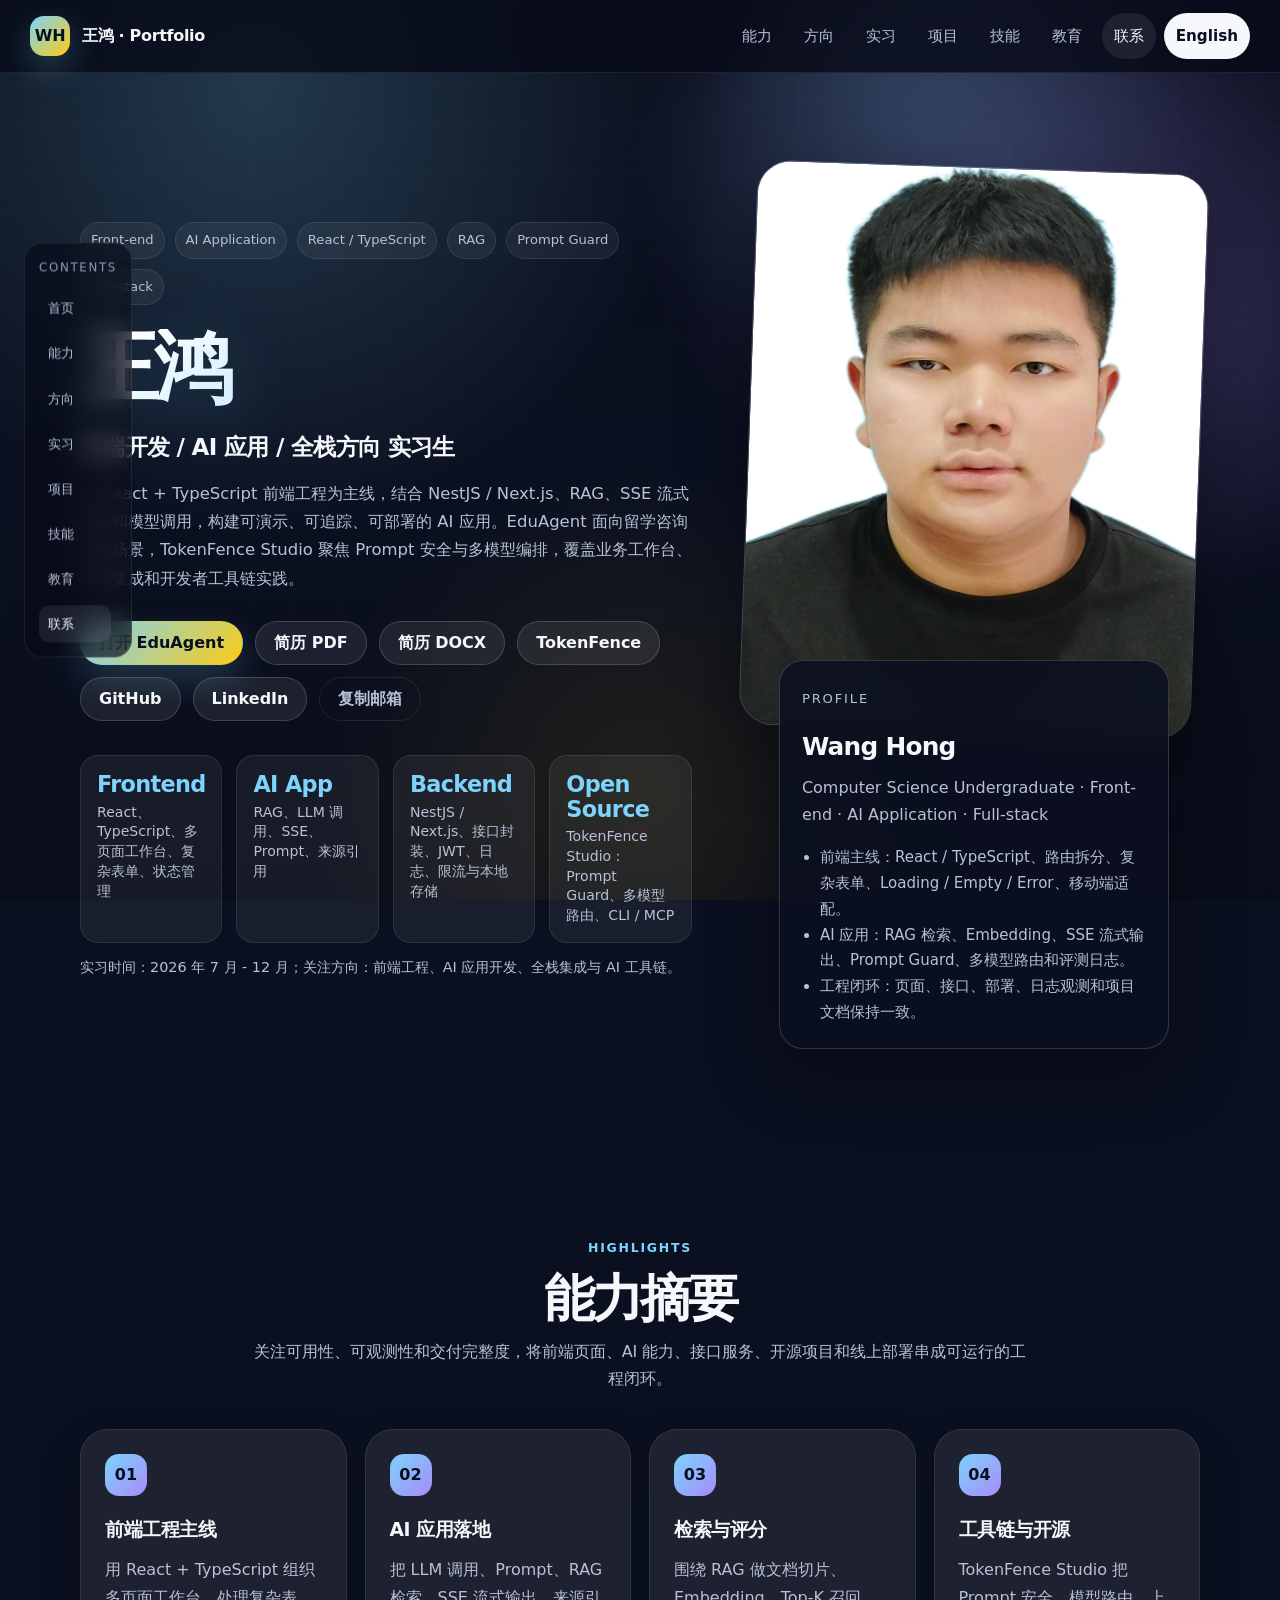
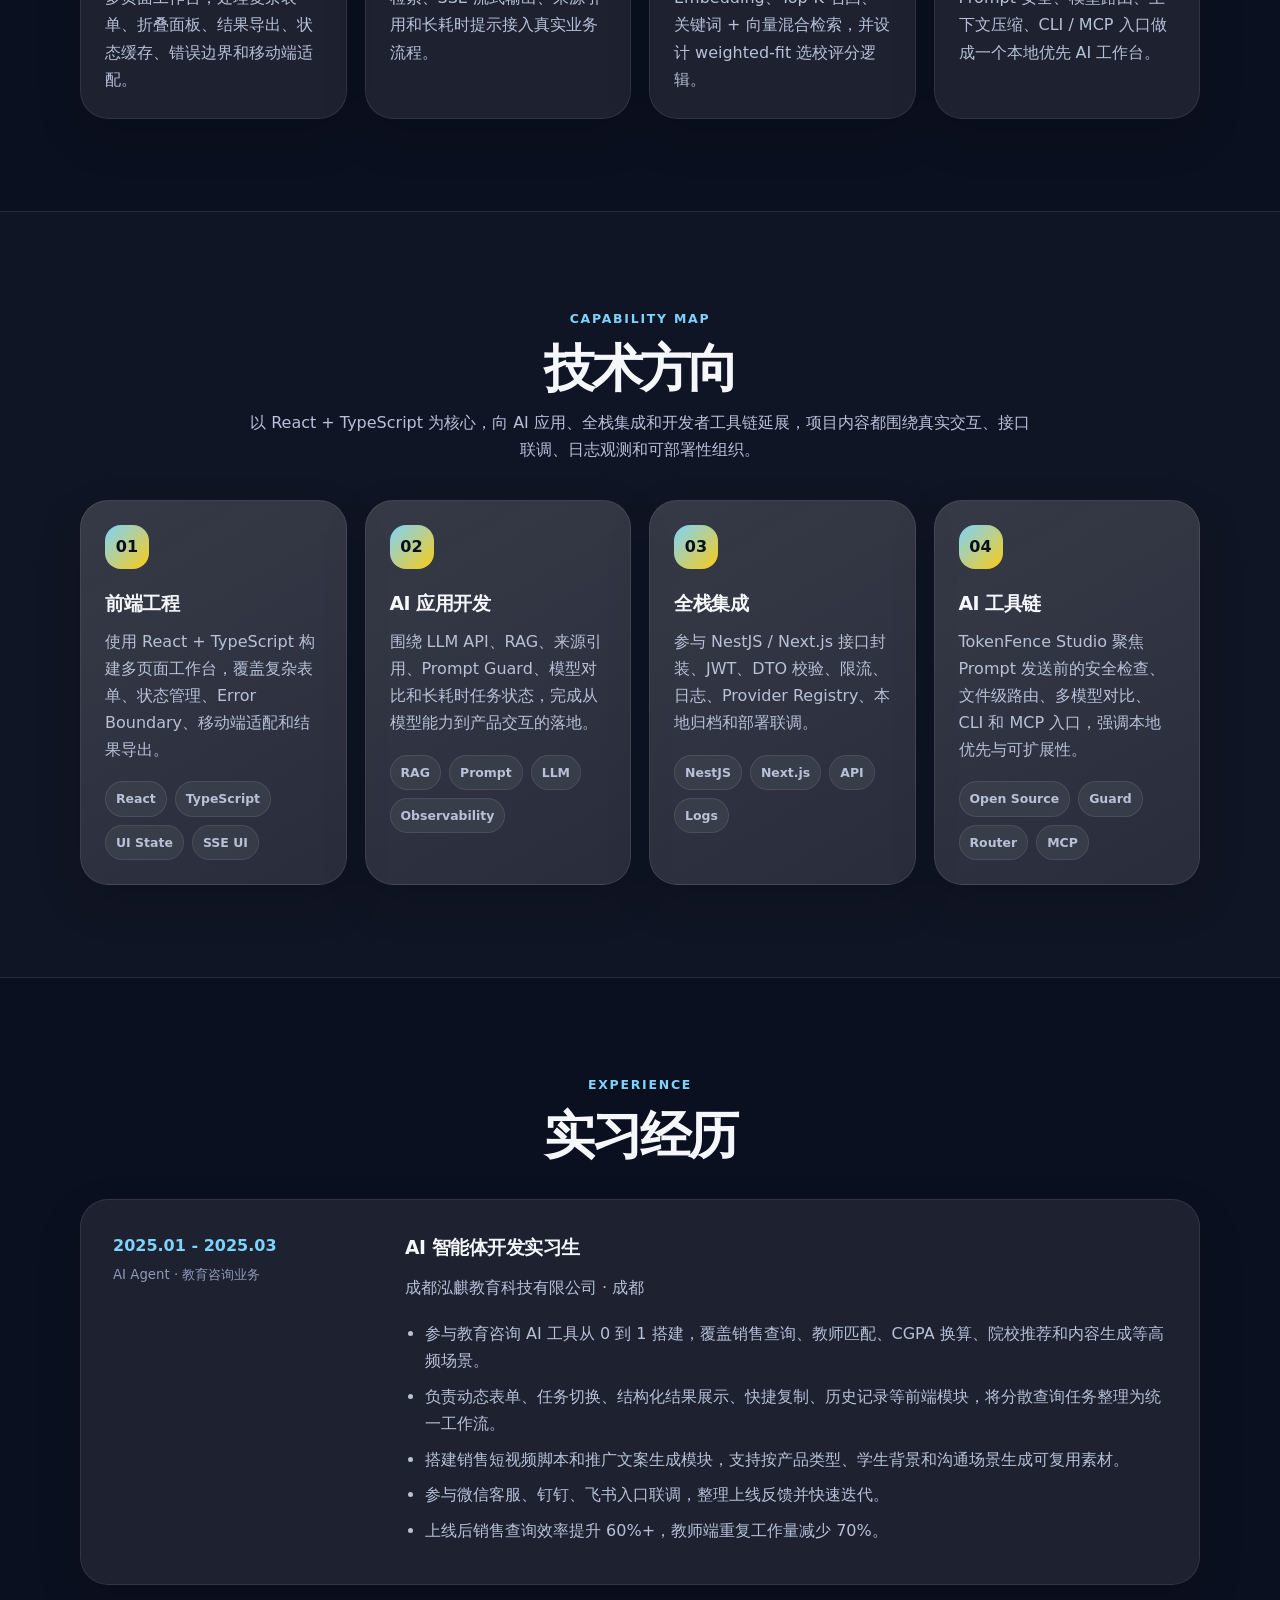
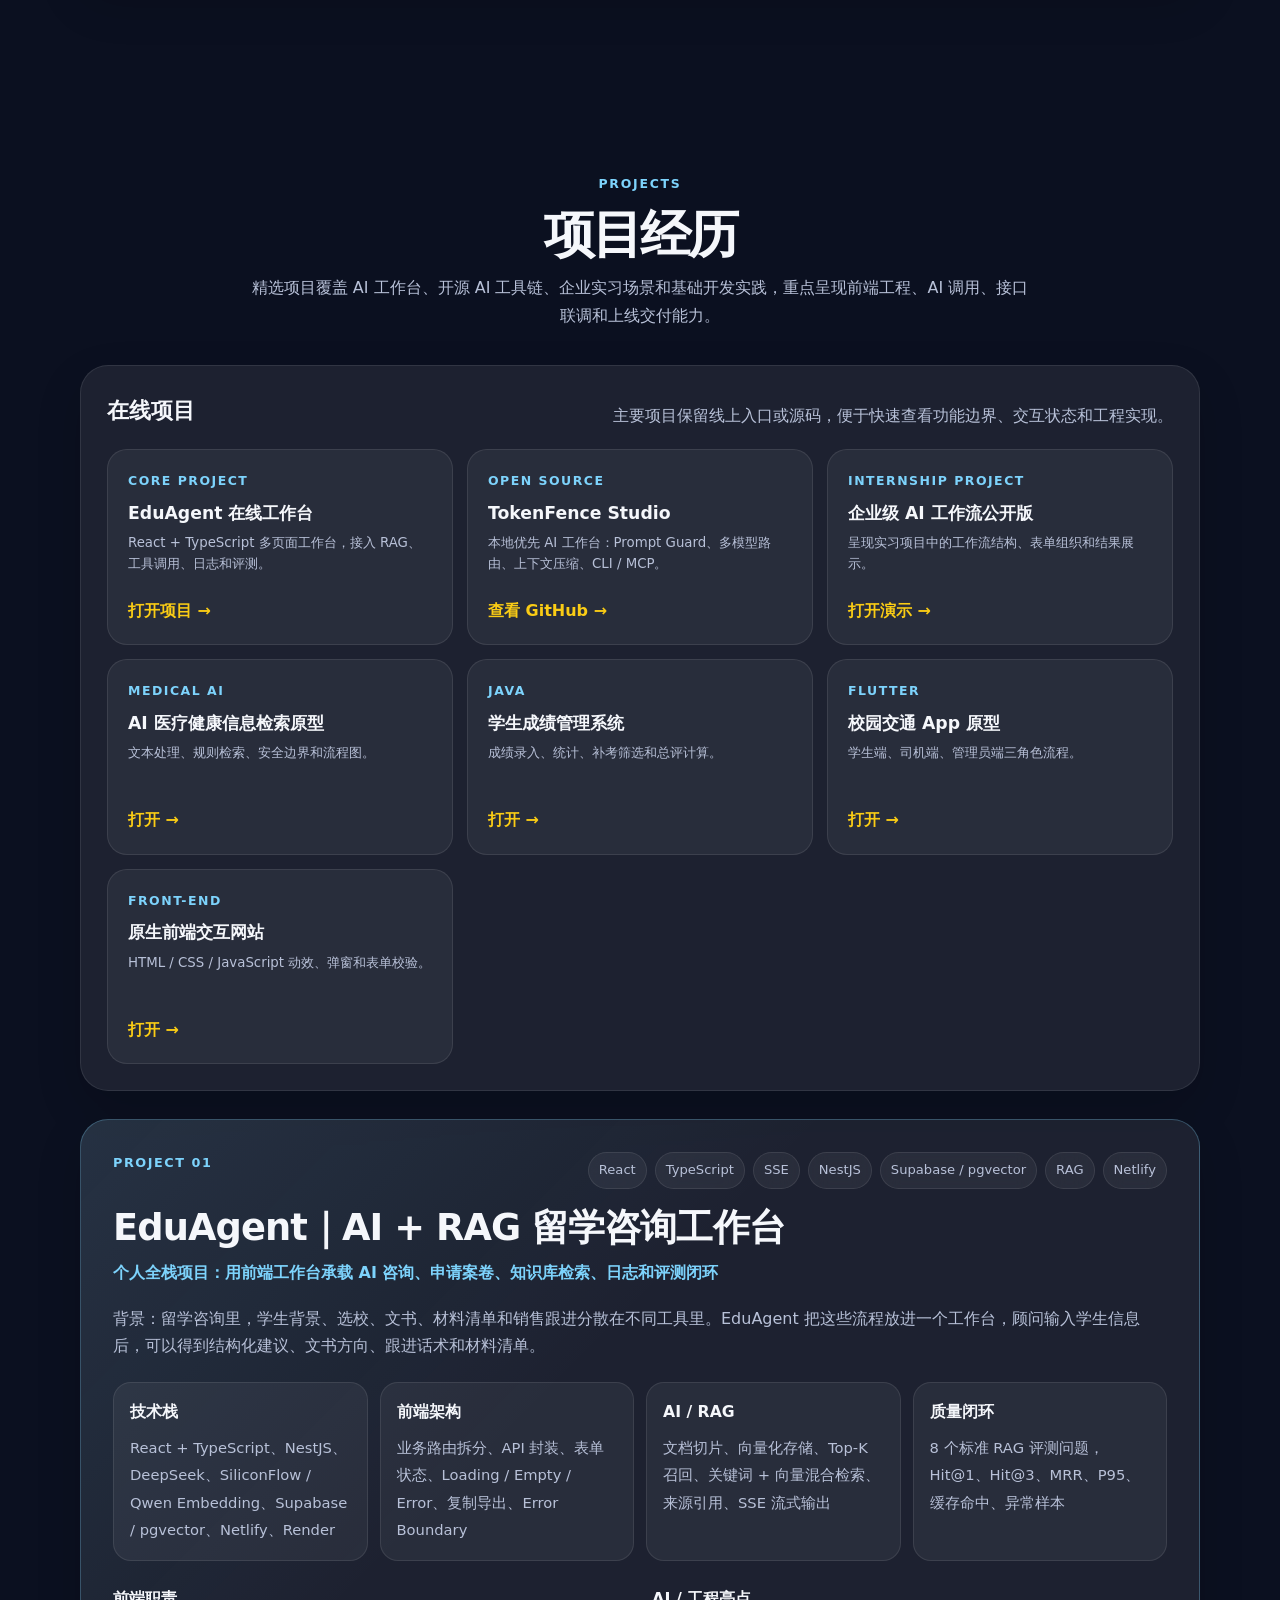
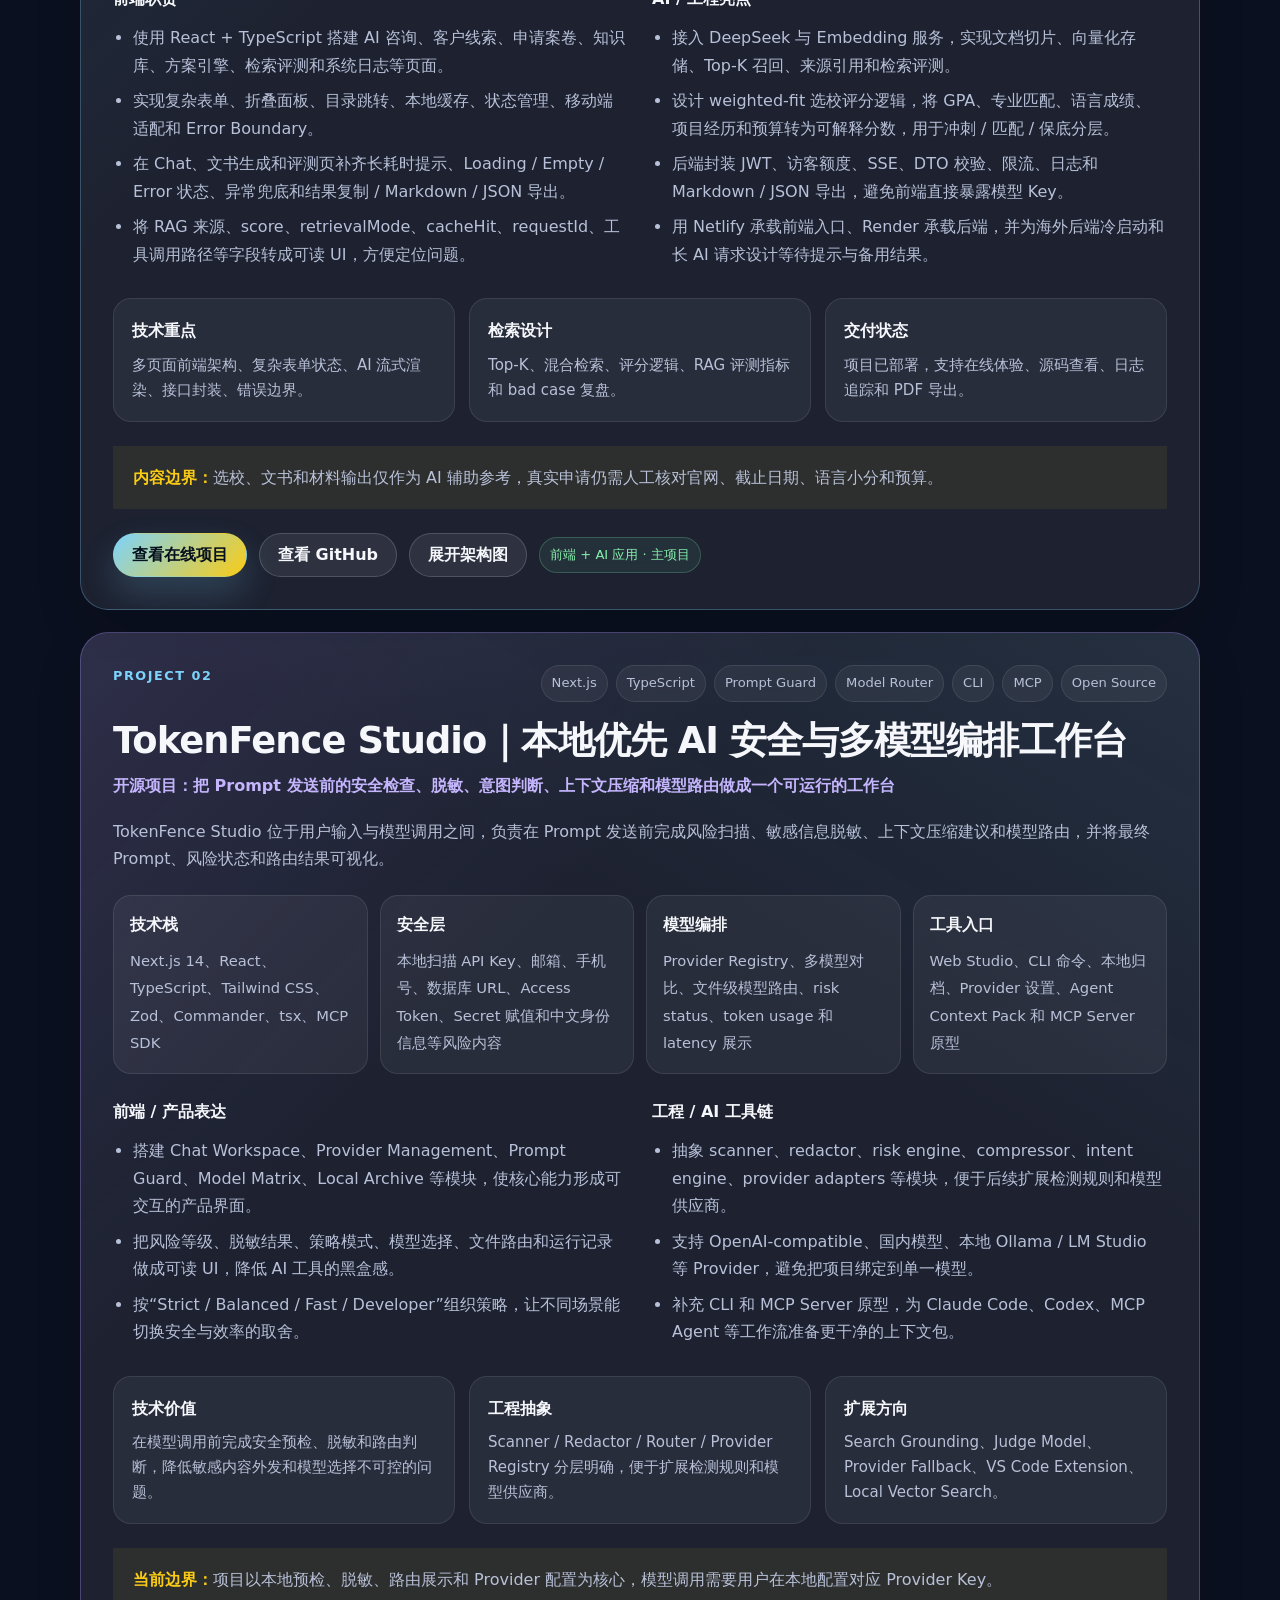
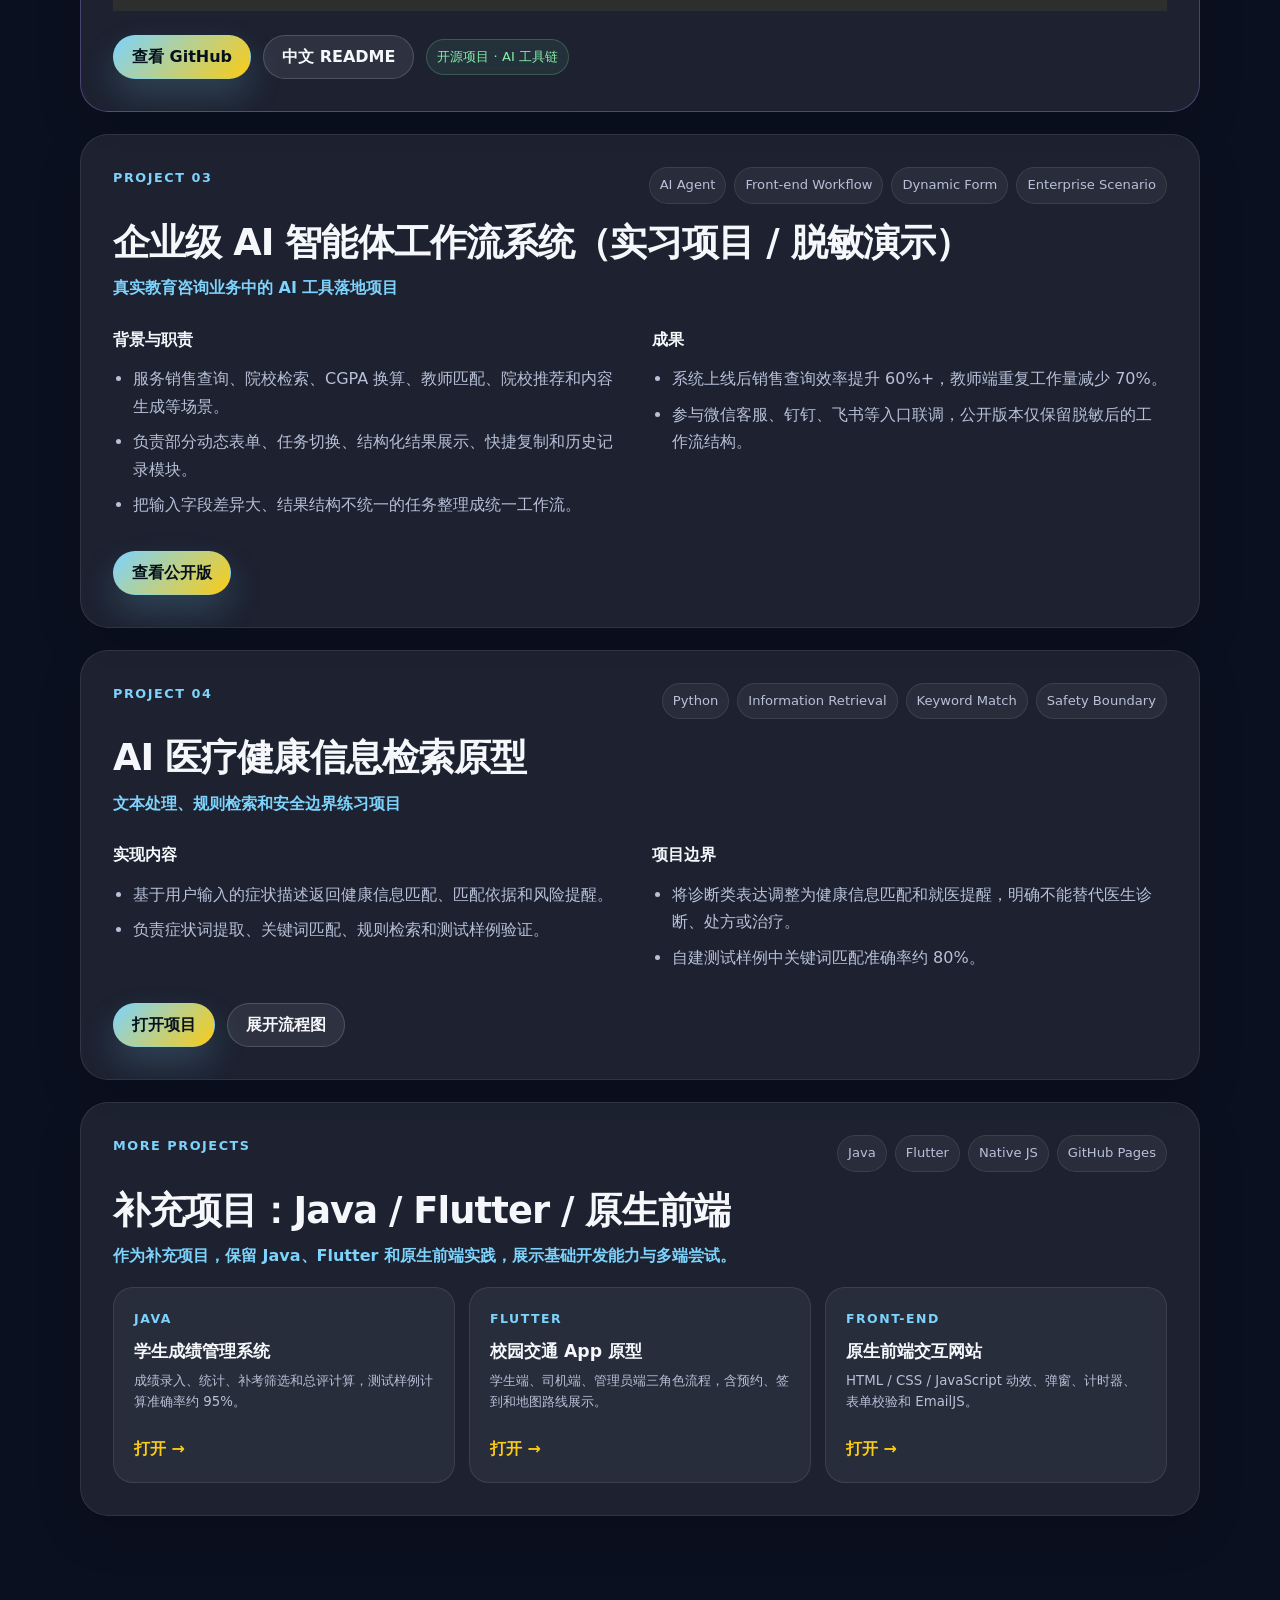
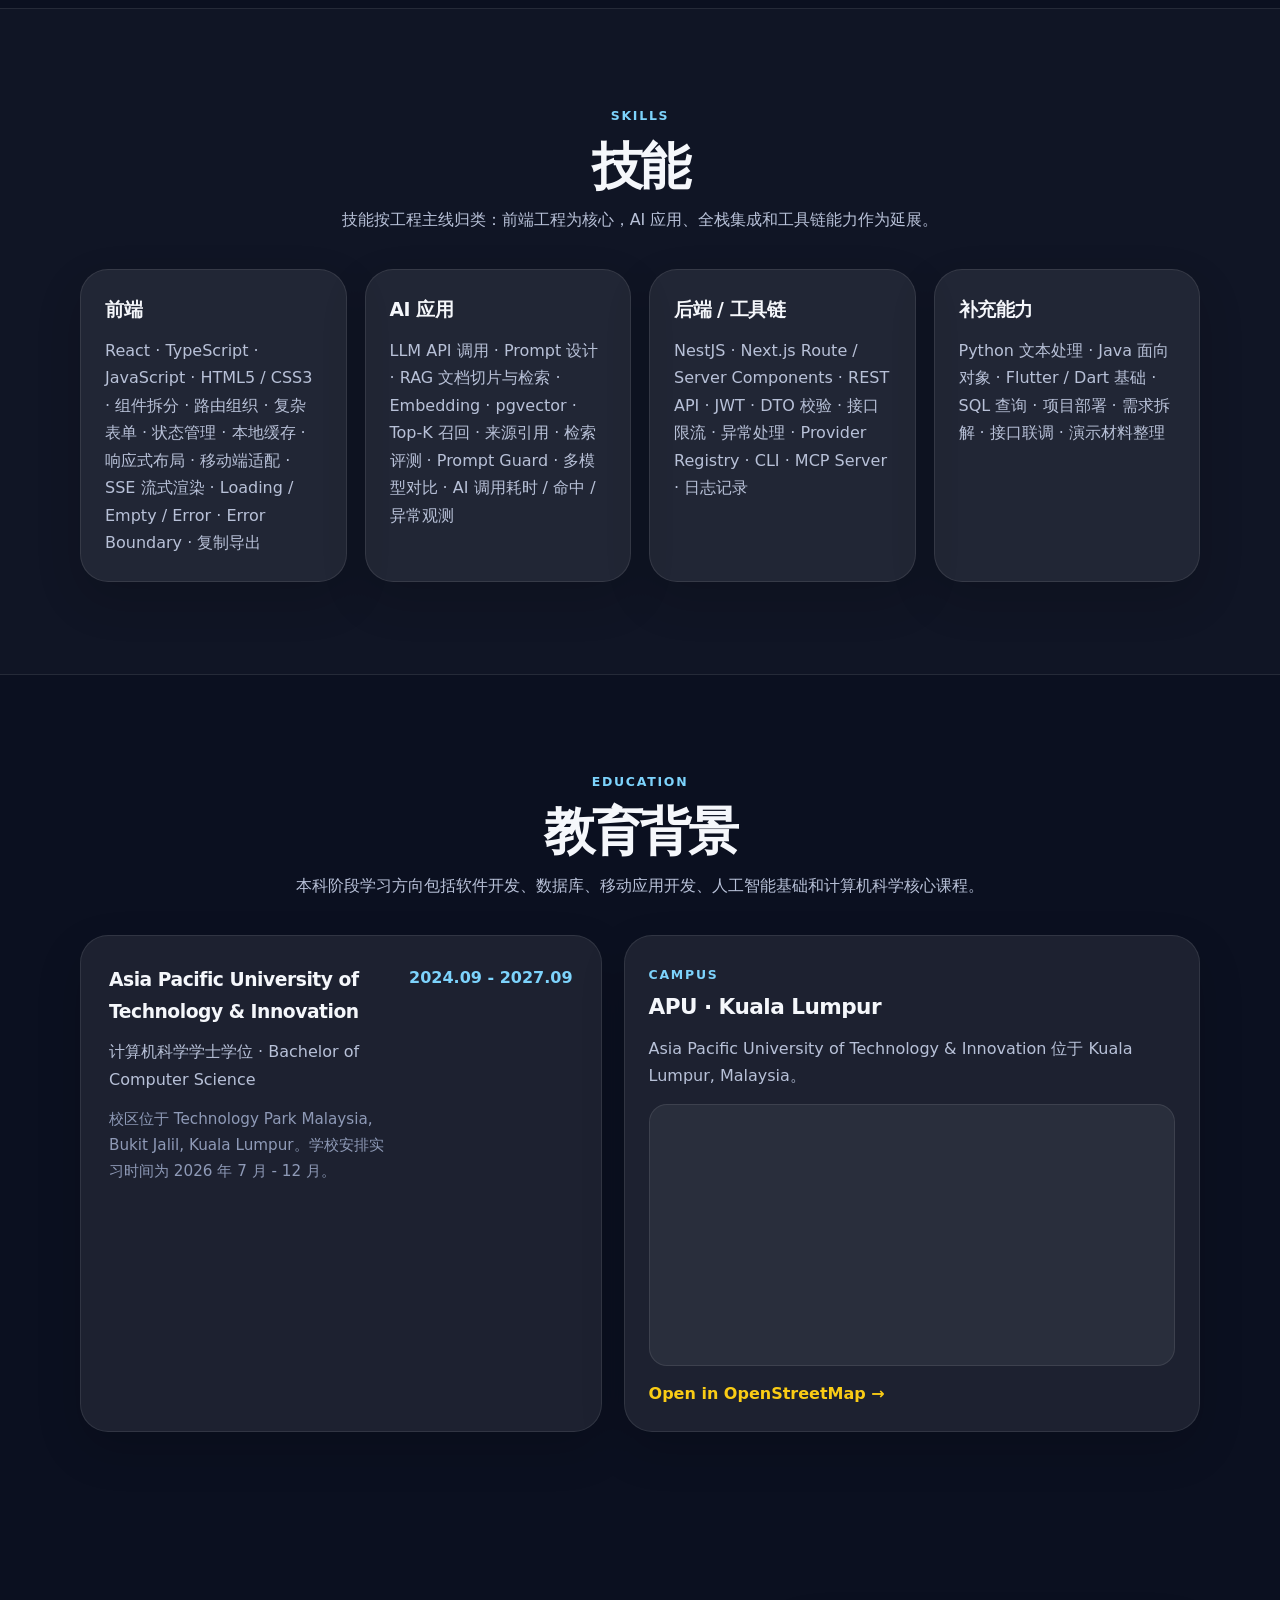
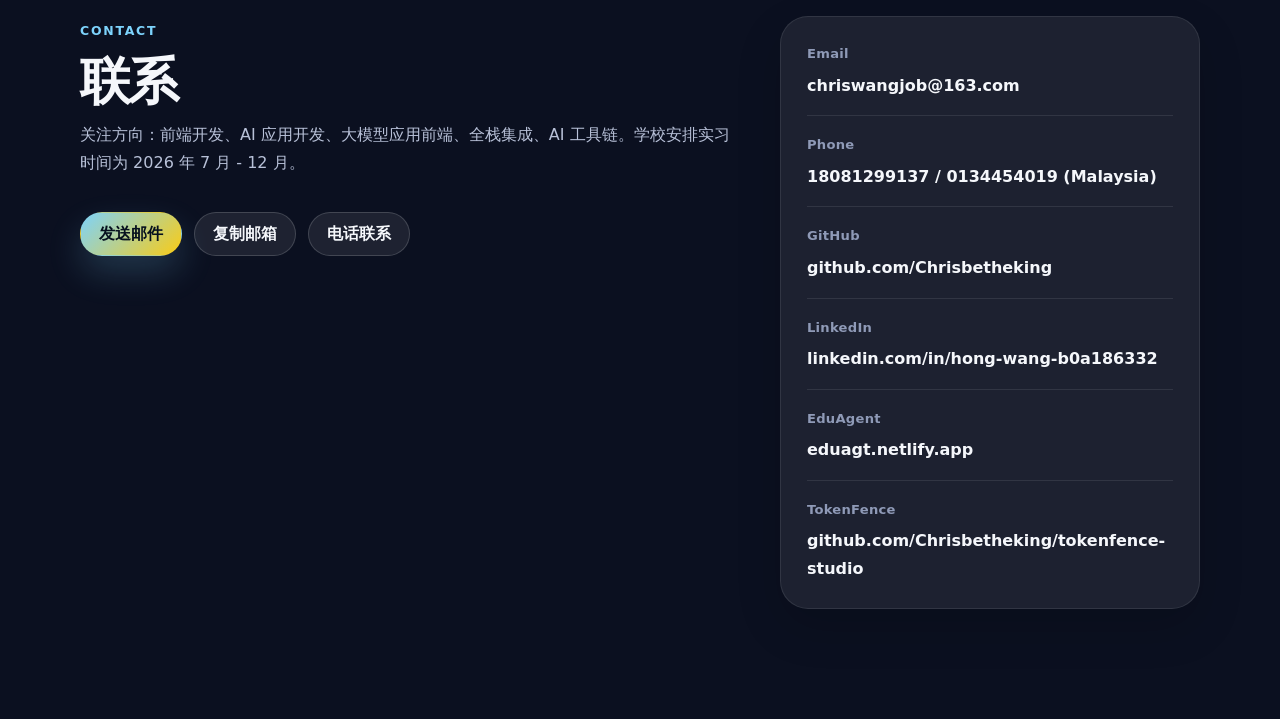
<file: index.html>
<!DOCTYPE html>
<html lang="zh-CN">
<head>
  <meta charset="UTF-8" />
  <meta name="viewport" content="width=device-width, initial-scale=1.0" />
  <title>王鸿 | 前端开发 / AI 应用 / 全栈实习生</title>
  <meta name="description" content="王鸿的个人作品集网站｜前端开发 / AI 应用 / 全栈实习生。展示 EduAgent AI + RAG 工作台、TokenFence Studio 开源项目、React + TypeScript、Next.js、RAG 检索、SSE 流式输出、Prompt Guard、多模型路由和工程化实践。" />
  <link rel="stylesheet" href="style.css" />
</head>
<body>
  <div class="page-bg"></div>
  <div class="cursor-glow" aria-hidden="true"></div>
  <div class="scroll-progress" aria-hidden="true"></div>

  <header class="site-header">
    <nav class="nav">
      <a class="brand" href="#top" aria-label="返回首页">
        <span class="brand-mark">WH</span>
        <span class="brand-text">王鸿 · Portfolio</span>
      </a>
      <button class="nav-toggle" type="button" aria-label="打开导航" aria-expanded="false"><span></span><span></span></button>
      <div class="nav-links">
        <a href="#highlights">能力</a>
        <a href="#positioning">方向</a>
        <a href="#experience">实习</a>
        <a href="#projects">项目</a>
        <a href="#skills">技能</a>
        <a href="#education">教育</a>
        <a href="#contact">联系</a>
        <a class="language-link" href="index-en.html">English</a>
      </div>
    </nav>
  </header>

  <aside class="side-index" aria-label="页面目录">
    <span>Contents</span>
    <a href="#top">首页</a>
    <a href="#highlights">能力</a>
    <a href="#positioning">方向</a>
    <a href="#experience">实习</a>
    <a href="#projects">项目</a>
    <a href="#skills">技能</a>
    <a href="#education">教育</a>
    <a href="#contact">联系</a>
  </aside>

  <main id="top">
    <section class="hero section">
      <div class="container hero-grid">
        <div class="hero-copy">
          <div class="eyebrow">
            <span>Front-end</span>
            <span>AI Application</span>
            <span>React / TypeScript</span>
            <span>RAG</span>
            <span>Prompt Guard</span>
            <span>Full-stack</span>
          </div>

          <h1>王鸿</h1>
          <p class="hero-title">前端开发 / AI 应用 / 全栈方向 实习生</p>
          <p class="hero-text">
            以 React + TypeScript 前端工程为主线，结合 NestJS / Next.js、RAG、SSE 流式输出和模型调用，构建可演示、可追踪、可部署的 AI 应用。EduAgent 面向留学咨询业务场景，TokenFence Studio 聚焦 Prompt 安全与多模型编排，覆盖业务工作台、全栈集成和开发者工具链实践。
          </p>

          <div class="hero-actions">
            <a class="btn primary" href="https://eduagt.netlify.app" target="_blank" rel="noopener">打开 EduAgent</a>
            <a class="btn secondary" href="resume.pdf?v=20260602" target="_blank" rel="noopener">简历 PDF</a>
            <a class="btn secondary" href="resume.docx?v=20260602" target="_blank" rel="noopener">简历 DOCX</a>
            <a class="btn secondary" href="https://github.com/Chrisbetheking/tokenfence-studio" target="_blank" rel="noopener">TokenFence</a>
            <a class="btn secondary" href="https://github.com/Chrisbetheking" target="_blank" rel="noopener">GitHub</a>
            <a class="btn secondary" href="https://www.linkedin.com/in/hong-wang-b0a186332" target="_blank" rel="noopener">LinkedIn</a>
            <button class="btn ghost copy-email" type="button" data-email="chriswangjob@163.com">复制邮箱</button>
          </div>

          <div class="stats">
            <div class="stat-card"><strong>Frontend</strong><span>React、TypeScript、多页面工作台、复杂表单、状态管理</span></div>
            <div class="stat-card"><strong>AI App</strong><span>RAG、LLM 调用、SSE、Prompt、来源引用</span></div>
            <div class="stat-card"><strong>Backend</strong><span>NestJS / Next.js、接口封装、JWT、日志、限流与本地存储</span></div>
            <div class="stat-card"><strong>Open Source</strong><span>TokenFence Studio：Prompt Guard、多模型路由、CLI / MCP</span></div>
          </div>

          <p class="metric-note">实习时间：2026 年 7 月 - 12 月；关注方向：前端工程、AI 应用开发、全栈集成与 AI 工具链。</p>
        </div>

        <div class="hero-card">
          <div class="portrait-wrap"><img src="avatar.jpg" alt="王鸿头像" class="portrait" /></div>
          <div class="profile-card">
            <p class="profile-label">Profile</p>
            <h2>Wang Hong</h2>
            <p>Computer Science Undergraduate · Front-end · AI Application · Full-stack</p>
            <ul>
              <li>前端主线：React / TypeScript、路由拆分、复杂表单、Loading / Empty / Error、移动端适配。</li>
              <li>AI 应用：RAG 检索、Embedding、SSE 流式输出、Prompt Guard、多模型路由和评测日志。</li>
              <li>工程闭环：页面、接口、部署、日志观测和项目文档保持一致。</li>
            </ul>
          </div>
        </div>
      </div>
    </section>

    <section id="highlights" class="section">
      <div class="container">
        <div class="section-heading">
          <span>Highlights</span>
          <h2>能力摘要</h2>
          <p>关注可用性、可观测性和交付完整度，将前端页面、AI 能力、接口服务、开源项目和线上部署串成可运行的工程闭环。</p>
        </div>
        <div class="highlight-grid">
          <article class="highlight-card"><div class="card-icon">01</div><h3>前端工程主线</h3><p>用 React + TypeScript 组织多页面工作台，处理复杂表单、折叠面板、结果导出、状态缓存、错误边界和移动端适配。</p></article>
          <article class="highlight-card"><div class="card-icon">02</div><h3>AI 应用落地</h3><p>把 LLM 调用、Prompt、RAG 检索、SSE 流式输出、来源引用和长耗时提示接入真实业务流程。</p></article>
          <article class="highlight-card"><div class="card-icon">03</div><h3>检索与评分</h3><p>围绕 RAG 做文档切片、Embedding、Top-K 召回、关键词 + 向量混合检索，并设计 weighted-fit 选校评分逻辑。</p></article>
          <article class="highlight-card"><div class="card-icon">04</div><h3>工具链与开源</h3><p>TokenFence Studio 把 Prompt 安全、模型路由、上下文压缩、CLI / MCP 入口做成一个本地优先 AI 工作台。</p></article>
        </div>
      </div>
    </section>


    <section id="positioning" class="section muted-section">
      <div class="container">
        <div class="section-heading">
          <span>Capability Map</span>
          <h2>技术方向</h2>
          <p>以 React + TypeScript 为核心，向 AI 应用、全栈集成和开发者工具链延展，项目内容都围绕真实交互、接口联调、日志观测和可部署性组织。</p>
        </div>
        <div class="role-grid">
          <article class="role-card">
            <div class="role-number">01</div>
            <h3>前端工程</h3>
            <p>使用 React + TypeScript 构建多页面工作台，覆盖复杂表单、状态管理、Error Boundary、移动端适配和结果导出。</p>
            <div class="signal-row"><span>React</span><span>TypeScript</span><span>UI State</span><span>SSE UI</span></div>
          </article>
          <article class="role-card">
            <div class="role-number">02</div>
            <h3>AI 应用开发</h3>
            <p>围绕 LLM API、RAG、来源引用、Prompt Guard、模型对比和长耗时任务状态，完成从模型能力到产品交互的落地。</p>
            <div class="signal-row"><span>RAG</span><span>Prompt</span><span>LLM</span><span>Observability</span></div>
          </article>
          <article class="role-card">
            <div class="role-number">03</div>
            <h3>全栈集成</h3>
            <p>参与 NestJS / Next.js 接口封装、JWT、DTO 校验、限流、日志、Provider Registry、本地归档和部署联调。</p>
            <div class="signal-row"><span>NestJS</span><span>Next.js</span><span>API</span><span>Logs</span></div>
          </article>
          <article class="role-card">
            <div class="role-number">04</div>
            <h3>AI 工具链</h3>
            <p>TokenFence Studio 聚焦 Prompt 发送前的安全检查、文件级路由、多模型对比、CLI 和 MCP 入口，强调本地优先与可扩展性。</p>
            <div class="signal-row"><span>Open Source</span><span>Guard</span><span>Router</span><span>MCP</span></div>
          </article>
        </div>
      </div>
    </section>

    <section id="experience" class="section">
      <div class="container">
        <div class="section-heading"><span>Experience</span><h2>实习经历</h2></div>
        <article class="experience-card">
          <div class="experience-time"><span>2025.01 - 2025.03</span><small>AI Agent · 教育咨询业务</small></div>
          <div class="experience-content">
            <h3>AI 智能体开发实习生</h3>
            <p class="company">成都泓麒教育科技有限公司 · 成都</p>
            <ul class="clean-list">
              <li>参与教育咨询 AI 工具从 0 到 1 搭建，覆盖销售查询、教师匹配、CGPA 换算、院校推荐和内容生成等高频场景。</li>
              <li>负责动态表单、任务切换、结构化结果展示、快捷复制、历史记录等前端模块，将分散查询任务整理为统一工作流。</li>
              <li>搭建销售短视频脚本和推广文案生成模块，支持按产品类型、学生背景和沟通场景生成可复用素材。</li>
              <li>参与微信客服、钉钉、飞书入口联调，整理上线反馈并快速迭代。</li>
              <li>上线后销售查询效率提升 60%+，教师端重复工作量减少 70%。</li>
            </ul>
          </div>
        </article>
      </div>
    </section>

    <section id="projects" class="section">
      <div class="container">
        <div class="section-heading">
          <span>Projects</span>
          <h2>项目经历</h2>
          <p>精选项目覆盖 AI 工作台、开源 AI 工具链、企业实习场景和基础开发实践，重点呈现前端工程、AI 调用、接口联调和上线交付能力。</p>
        </div>

        <div class="demo-panel">
          <div class="demo-panel-head"><h3>在线项目</h3><p>主要项目保留线上入口或源码，便于快速查看功能边界、交互状态和工程实现。</p></div>
          <div class="demo-grid">
            <a class="demo-tile" href="https://eduagt.netlify.app" target="_blank" rel="noopener"><span>Core Project</span><strong>EduAgent 在线工作台</strong><small>React + TypeScript 多页面工作台，接入 RAG、工具调用、日志和评测。</small><em>打开项目 →</em></a>
            <a class="demo-tile" href="https://github.com/Chrisbetheking/tokenfence-studio" target="_blank" rel="noopener"><span>Open Source</span><strong>TokenFence Studio</strong><small>本地优先 AI 工作台：Prompt Guard、多模型路由、上下文压缩、CLI / MCP。</small><em>查看 GitHub →</em></a>
            <a class="demo-tile" href="https://chrisbetheking.github.io/ai-agent-workflow-platform-/" target="_blank" rel="noopener"><span>Internship Project</span><strong>企业级 AI 工作流公开版</strong><small>呈现实习项目中的工作流结构、表单组织和结果展示。</small><em>打开演示 →</em></a>
            <a class="demo-tile" href="https://chrisbetheking.github.io/medical-qa-demo/" target="_blank" rel="noopener"><span>Medical AI</span><strong>AI 医疗健康信息检索原型</strong><small>文本处理、规则检索、安全边界和流程图。</small><em>打开 →</em></a>
            <a class="demo-tile" href="https://chrisbetheking.github.io/java-student-management-system/java-grade-demo.html" target="_blank" rel="noopener"><span>Java</span><strong>学生成绩管理系统</strong><small>成绩录入、统计、补考筛选和总评计算。</small><em>打开 →</em></a>
            <a class="demo-tile" href="https://chrisbetheking.github.io/Flutter-Campus-Shuttle-App/" target="_blank" rel="noopener"><span>Flutter</span><strong>校园交通 App 原型</strong><small>学生端、司机端、管理员端三角色流程。</small><em>打开 →</em></a>
            <a class="demo-tile" href="https://chrisbetheking.github.io/whwithyn/" target="_blank" rel="noopener"><span>Front-end</span><strong>原生前端交互网站</strong><small>HTML / CSS / JavaScript 动效、弹窗和表单校验。</small><em>打开 →</em></a>
          </div>
        </div>

        <div class="project-list">
          <article class="project-card featured">
            <div class="project-topline"><span>Project 01</span><div class="tag-row"><span>React</span><span>TypeScript</span><span>SSE</span><span>NestJS</span><span>Supabase / pgvector</span><span>RAG</span><span>Netlify</span></div></div>
            <h3>EduAgent｜AI + RAG 留学咨询工作台</h3>
            <p class="project-subtitle">个人全栈项目：用前端工作台承载 AI 咨询、申请案卷、知识库检索、日志和评测闭环</p>
            <p>背景：留学咨询里，学生背景、选校、文书、材料清单和销售跟进分散在不同工具里。EduAgent 把这些流程放进一个工作台，顾问输入学生信息后，可以得到结构化建议、文书方向、跟进话术和材料清单。</p>

            <div class="project-metric-grid">
              <div><strong>技术栈</strong><span>React + TypeScript、NestJS、DeepSeek、SiliconFlow / Qwen Embedding、Supabase / pgvector、Netlify、Render</span></div>
              <div><strong>前端架构</strong><span>业务路由拆分、API 封装、表单状态、Loading / Empty / Error、复制导出、Error Boundary</span></div>
              <div><strong>AI / RAG</strong><span>文档切片、向量化存储、Top-K 召回、关键词 + 向量混合检索、来源引用、SSE 流式输出</span></div>
              <div><strong>质量闭环</strong><span>8 个标准 RAG 评测问题，Hit@1、Hit@3、MRR、P95、缓存命中、异常样本</span></div>
            </div>

            <div class="project-columns">
              <div>
                <h4>前端职责</h4>
                <ul>
                  <li>使用 React + TypeScript 搭建 AI 咨询、客户线索、申请案卷、知识库、方案引擎、检索评测和系统日志等页面。</li>
                  <li>实现复杂表单、折叠面板、目录跳转、本地缓存、状态管理、移动端适配和 Error Boundary。</li>
                  <li>在 Chat、文书生成和评测页补齐长耗时提示、Loading / Empty / Error 状态、异常兜底和结果复制 / Markdown / JSON 导出。</li>
                  <li>将 RAG 来源、score、retrievalMode、cacheHit、requestId、工具调用路径等字段转成可读 UI，方便定位问题。</li>
                </ul>
              </div>
              <div>
                <h4>AI / 工程亮点</h4>
                <ul>
                  <li>接入 DeepSeek 与 Embedding 服务，实现文档切片、向量化存储、Top-K 召回、来源引用和检索评测。</li>
                  <li>设计 weighted-fit 选校评分逻辑，将 GPA、专业匹配、语言成绩、项目经历和预算转为可解释分数，用于冲刺 / 匹配 / 保底分层。</li>
                  <li>后端封装 JWT、访客额度、SSE、DTO 校验、限流、日志和 Markdown / JSON 导出，避免前端直接暴露模型 Key。</li>
                  <li>用 Netlify 承载前端入口、Render 承载后端，并为海外后端冷启动和长 AI 请求设计等待提示与备用结果。</li>
                </ul>
              </div>
            </div>

            <div class="project-focus-grid">
              <div><strong>技术重点</strong><span>多页面前端架构、复杂表单状态、AI 流式渲染、接口封装、错误边界。</span></div>
              <div><strong>检索设计</strong><span>Top-K、混合检索、评分逻辑、RAG 评测指标和 bad case 复盘。</span></div>
              <div><strong>交付状态</strong><span>项目已部署，支持在线体验、源码查看、日志追踪和 PDF 导出。</span></div>
            </div>

            <div class="note-box"><strong>内容边界：</strong>选校、文书和材料输出仅作为 AI 辅助参考，真实申请仍需人工核对官网、截止日期、语言小分和预算。</div>
            <div class="project-actions">
              <a class="btn primary" href="https://eduagt.netlify.app" target="_blank" rel="noopener">查看在线项目</a>
              <a class="btn secondary" href="https://github.com/Chrisbetheking/edu-agent-rag-workspace" target="_blank" rel="noopener">查看 GitHub</a>
              <button class="btn secondary toggle-panel" type="button" data-target="eduagent-diagram">展开架构图</button>
              <span class="status-pill">前端 + AI 应用 · 主项目</span>
            </div>
            <div class="diagram-panel" id="eduagent-diagram"><img src="eduagent-architecture.svg" alt="EduAgent 架构图" /></div>
          </article>


          <article class="project-card featured-alt">
            <div class="project-topline"><span>Project 02</span><div class="tag-row"><span>Next.js</span><span>TypeScript</span><span>Prompt Guard</span><span>Model Router</span><span>CLI</span><span>MCP</span><span>Open Source</span></div></div>
            <h3>TokenFence Studio｜本地优先 AI 安全与多模型编排工作台</h3>
            <p class="project-subtitle">开源项目：把 Prompt 发送前的安全检查、脱敏、意图判断、上下文压缩和模型路由做成一个可运行的工作台</p>
            <p>TokenFence Studio 位于用户输入与模型调用之间，负责在 Prompt 发送前完成风险扫描、敏感信息脱敏、上下文压缩建议和模型路由，并将最终 Prompt、风险状态和路由结果可视化。</p>

            <div class="project-metric-grid">
              <div><strong>技术栈</strong><span>Next.js 14、React、TypeScript、Tailwind CSS、Zod、Commander、tsx、MCP SDK</span></div>
              <div><strong>安全层</strong><span>本地扫描 API Key、邮箱、手机号、数据库 URL、Access Token、Secret 赋值和中文身份信息等风险内容</span></div>
              <div><strong>模型编排</strong><span>Provider Registry、多模型对比、文件级模型路由、risk status、token usage 和 latency 展示</span></div>
              <div><strong>工具入口</strong><span>Web Studio、CLI 命令、本地归档、Provider 设置、Agent Context Pack 和 MCP Server 原型</span></div>
            </div>

            <div class="project-columns">
              <div>
                <h4>前端 / 产品表达</h4>
                <ul>
                  <li>搭建 Chat Workspace、Provider Management、Prompt Guard、Model Matrix、Local Archive 等模块，使核心能力形成可交互的产品界面。</li>
                  <li>把风险等级、脱敏结果、策略模式、模型选择、文件路由和运行记录做成可读 UI，降低 AI 工具的黑盒感。</li>
                  <li>按“Strict / Balanced / Fast / Developer”组织策略，让不同场景能切换安全与效率的取舍。</li>
                </ul>
              </div>
              <div>
                <h4>工程 / AI 工具链</h4>
                <ul>
                  <li>抽象 scanner、redactor、risk engine、compressor、intent engine、provider adapters 等模块，便于后续扩展检测规则和模型供应商。</li>
                  <li>支持 OpenAI-compatible、国内模型、本地 Ollama / LM Studio 等 Provider，避免把项目绑定到单一模型。</li>
                  <li>补充 CLI 和 MCP Server 原型，为 Claude Code、Codex、MCP Agent 等工作流准备更干净的上下文包。</li>
                </ul>
              </div>
            </div>

            <div class="project-focus-grid">
              <div><strong>技术价值</strong><span>在模型调用前完成安全预检、脱敏和路由判断，降低敏感内容外发和模型选择不可控的问题。</span></div>
              <div><strong>工程抽象</strong><span>Scanner / Redactor / Router / Provider Registry 分层明确，便于扩展检测规则和模型供应商。</span></div>
              <div><strong>扩展方向</strong><span>Search Grounding、Judge Model、Provider Fallback、VS Code Extension、Local Vector Search。</span></div>
            </div>

            <div class="note-box"><strong>当前边界：</strong>项目以本地预检、脱敏、路由展示和 Provider 配置为核心，模型调用需要用户在本地配置对应 Provider Key。</div>
            <div class="project-actions">
              <a class="btn primary" href="https://github.com/Chrisbetheking/tokenfence-studio" target="_blank" rel="noopener">查看 GitHub</a>
              <a class="btn secondary" href="https://github.com/Chrisbetheking/tokenfence-studio/blob/main/README.zh-CN.md" target="_blank" rel="noopener">中文 README</a>
              <span class="status-pill">开源项目 · AI 工具链</span>
            </div>
          </article>

          <article class="project-card">
            <div class="project-topline"><span>Project 03</span><div class="tag-row"><span>AI Agent</span><span>Front-end Workflow</span><span>Dynamic Form</span><span>Enterprise Scenario</span></div></div>
            <h3>企业级 AI 智能体工作流系统（实习项目 / 脱敏演示）</h3>
            <p class="project-subtitle">真实教育咨询业务中的 AI 工具落地项目</p>
            <div class="project-columns">
              <div><h4>背景与职责</h4><ul><li>服务销售查询、院校检索、CGPA 换算、教师匹配、院校推荐和内容生成等场景。</li><li>负责部分动态表单、任务切换、结构化结果展示、快捷复制和历史记录模块。</li><li>把输入字段差异大、结果结构不统一的任务整理成统一工作流。</li></ul></div>
              <div><h4>成果</h4><ul><li>系统上线后销售查询效率提升 60%+，教师端重复工作量减少 70%。</li><li>参与微信客服、钉钉、飞书等入口联调，公开版本仅保留脱敏后的工作流结构。</li></ul></div>
            </div>
            <div class="project-actions"><a class="btn primary" href="https://chrisbetheking.github.io/ai-agent-workflow-platform-/" target="_blank" rel="noopener">查看公开版</a></div>
          </article>

          <article class="project-card">
            <div class="project-topline"><span>Project 04</span><div class="tag-row"><span>Python</span><span>Information Retrieval</span><span>Keyword Match</span><span>Safety Boundary</span></div></div>
            <h3>AI 医疗健康信息检索原型</h3>
            <p class="project-subtitle">文本处理、规则检索和安全边界练习项目</p>
            <div class="project-columns">
              <div><h4>实现内容</h4><ul><li>基于用户输入的症状描述返回健康信息匹配、匹配依据和风险提醒。</li><li>负责症状词提取、关键词匹配、规则检索和测试样例验证。</li></ul></div>
              <div><h4>项目边界</h4><ul><li>将诊断类表达调整为健康信息匹配和就医提醒，明确不能替代医生诊断、处方或治疗。</li><li>自建测试样例中关键词匹配准确率约 80%。</li></ul></div>
            </div>
            <div class="project-actions"><a class="btn primary" href="https://chrisbetheking.github.io/medical-qa-demo/" target="_blank" rel="noopener">打开项目</a><button class="btn secondary toggle-panel" type="button" data-target="medical-diagram">展开流程图</button></div>
            <div class="diagram-panel" id="medical-diagram"><img src="medical-ai-workflow.png" alt="医疗健康信息检索流程图" /></div>
          </article>

          <article class="project-card">
            <div class="project-topline"><span>More Projects</span><div class="tag-row"><span>Java</span><span>Flutter</span><span>Native JS</span><span>GitHub Pages</span></div></div>
            <h3>补充项目：Java / Flutter / 原生前端</h3>
            <p class="project-subtitle">作为补充项目，保留 Java、Flutter 和原生前端实践，展示基础开发能力与多端尝试。</p>
            <div class="demo-grid">
              <a class="demo-tile" href="https://chrisbetheking.github.io/java-student-management-system/java-grade-demo.html" target="_blank" rel="noopener"><span>Java</span><strong>学生成绩管理系统</strong><small>成绩录入、统计、补考筛选和总评计算，测试样例计算准确率约 95%。</small><em>打开 →</em></a>
              <a class="demo-tile" href="https://chrisbetheking.github.io/Flutter-Campus-Shuttle-App/" target="_blank" rel="noopener"><span>Flutter</span><strong>校园交通 App 原型</strong><small>学生端、司机端、管理员端三角色流程，含预约、签到和地图路线展示。</small><em>打开 →</em></a>
              <a class="demo-tile" href="https://chrisbetheking.github.io/whwithyn/" target="_blank" rel="noopener"><span>Front-end</span><strong>原生前端交互网站</strong><small>HTML / CSS / JavaScript 动效、弹窗、计时器、表单校验和 EmailJS。</small><em>打开 →</em></a>
            </div>
          </article>
        </div>

        
      </div>
    </section>

    <section id="skills" class="section muted-section">
      <div class="container">
        <div class="section-heading"><span>Skills</span><h2>技能</h2><p>技能按工程主线归类：前端工程为核心，AI 应用、全栈集成和工具链能力作为延展。</p></div>
        <div class="skill-grid">
          <div class="skill-card"><h3>前端</h3><p>React · TypeScript · JavaScript · HTML5 / CSS3 · 组件拆分 · 路由组织 · 复杂表单 · 状态管理 · 本地缓存 · 响应式布局 · 移动端适配 · SSE 流式渲染 · Loading / Empty / Error · Error Boundary · 复制导出</p></div>
          <div class="skill-card"><h3>AI 应用</h3><p>LLM API 调用 · Prompt 设计 · RAG 文档切片与检索 · Embedding · pgvector · Top-K 召回 · 来源引用 · 检索评测 · Prompt Guard · 多模型对比 · AI 调用耗时 / 命中 / 异常观测</p></div>
          <div class="skill-card"><h3>后端 / 工具链</h3><p>NestJS · Next.js Route / Server Components · REST API · JWT · DTO 校验 · 接口限流 · 异常处理 · Provider Registry · CLI · MCP Server · 日志记录</p></div>
          <div class="skill-card"><h3>补充能力</h3><p>Python 文本处理 · Java 面向对象 · Flutter / Dart 基础 · SQL 查询 · 项目部署 · 需求拆解 · 接口联调 · 演示材料整理</p></div>
        </div>
      </div>
    </section>

    <section id="education" class="section">
      <div class="container">
        <div class="section-heading"><span>Education</span><h2>教育背景</h2><p>本科阶段学习方向包括软件开发、数据库、移动应用开发、人工智能基础和计算机科学核心课程。</p></div>
        <div class="education-location-grid">
          <article class="education-card"><div><h3>Asia Pacific University of Technology & Innovation</h3><p>计算机科学学士学位 · Bachelor of Computer Science</p><p class="education-note">校区位于 Technology Park Malaysia, Bukit Jalil, Kuala Lumpur。学校安排实习时间为 2026 年 7 月 - 12 月。</p></div><span>2024.09 - 2027.09</span></article>
          <article class="map-card"><div class="map-copy"><span>Campus</span><h3>APU · Kuala Lumpur</h3><p>Asia Pacific University of Technology & Innovation 位于 Kuala Lumpur, Malaysia。</p></div><div class="map-frame"><iframe title="APU Campus Location on OpenStreetMap" src="https://www.openstreetmap.org/export/embed.html?bbox=101.6948%2C3.0522%2C101.7061%2C3.0602&amp;layer=mapnik&amp;marker=3.056069%2C101.700466" loading="lazy"></iframe></div><a class="map-link" href="https://www.openstreetmap.org/?mlat=3.056069&amp;mlon=101.700466#map=16/3.056069/101.700466" target="_blank" rel="noopener">Open in OpenStreetMap →</a></article>
        </div>
      </div>
    </section>

    <section id="contact" class="section contact-section">
      <div class="container contact-grid">
        <div><div class="section-heading align-left"><span>Contact</span><h2>联系</h2><p>关注方向：前端开发、AI 应用开发、大模型应用前端、全栈集成、AI 工具链。学校安排实习时间为 2026 年 7 月 - 12 月。</p></div><div class="contact-actions"><a class="btn primary" href="mailto:chriswangjob@163.com">发送邮件</a><button class="btn secondary copy-email" type="button" data-email="chriswangjob@163.com">复制邮箱</button><a class="btn secondary" href="tel:+60134454019">电话联系</a></div></div>
        <div class="contact-card"><div><strong>Email</strong><a href="mailto:chriswangjob@163.com">chriswangjob@163.com</a></div><div><strong>Phone</strong><span>18081299137 / 0134454019 (Malaysia)</span></div><div><strong>GitHub</strong><a href="https://github.com/Chrisbetheking" target="_blank" rel="noopener">github.com/Chrisbetheking</a></div><div><strong>LinkedIn</strong><a href="https://www.linkedin.com/in/hong-wang-b0a186332" target="_blank" rel="noopener">linkedin.com/in/hong-wang-b0a186332</a></div><div><strong>EduAgent</strong><a href="https://eduagt.netlify.app" target="_blank" rel="noopener">eduagt.netlify.app</a></div><div><strong>TokenFence</strong><a href="https://github.com/Chrisbetheking/tokenfence-studio" target="_blank" rel="noopener">github.com/Chrisbetheking/tokenfence-studio</a></div></div>
      </div>
    </section>
  </main>

  <div class="toast" role="status" aria-live="polite"></div>
  <script src="script.js"></script>
</body>
</html>
</file>
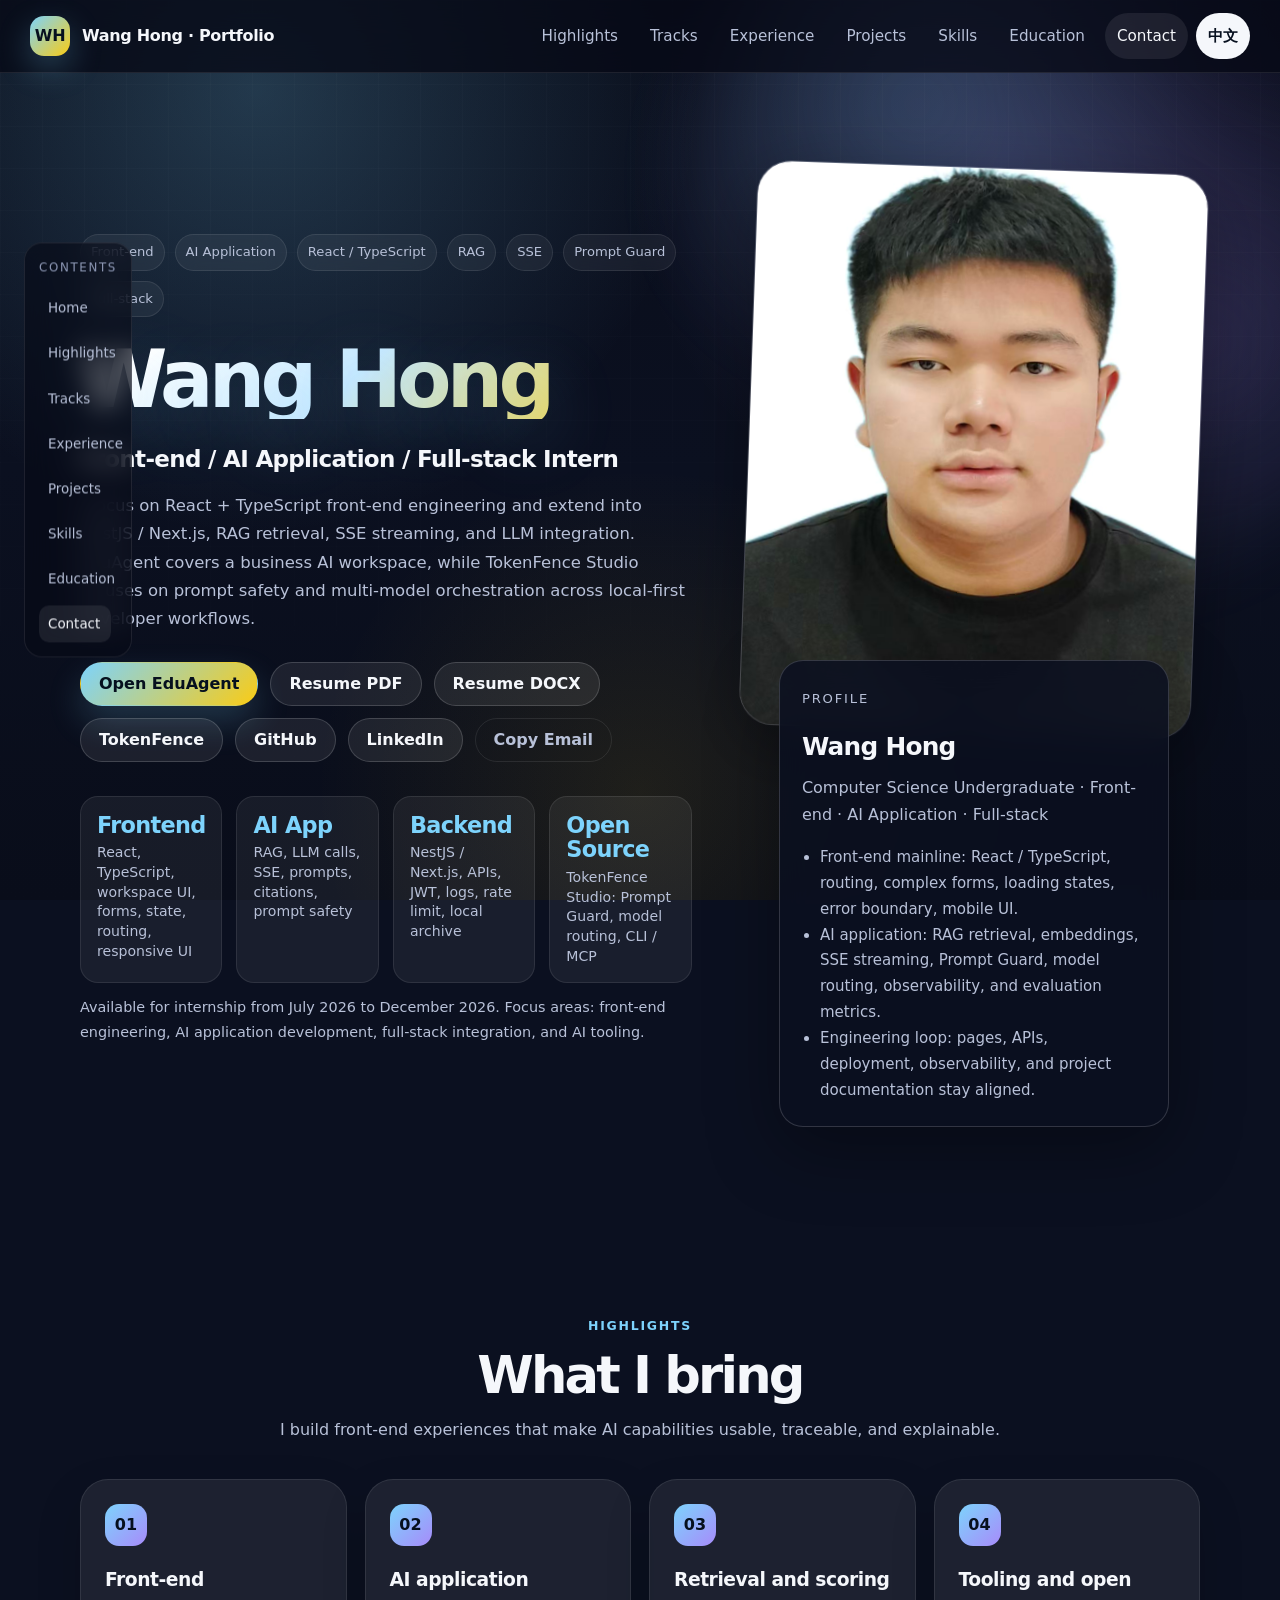
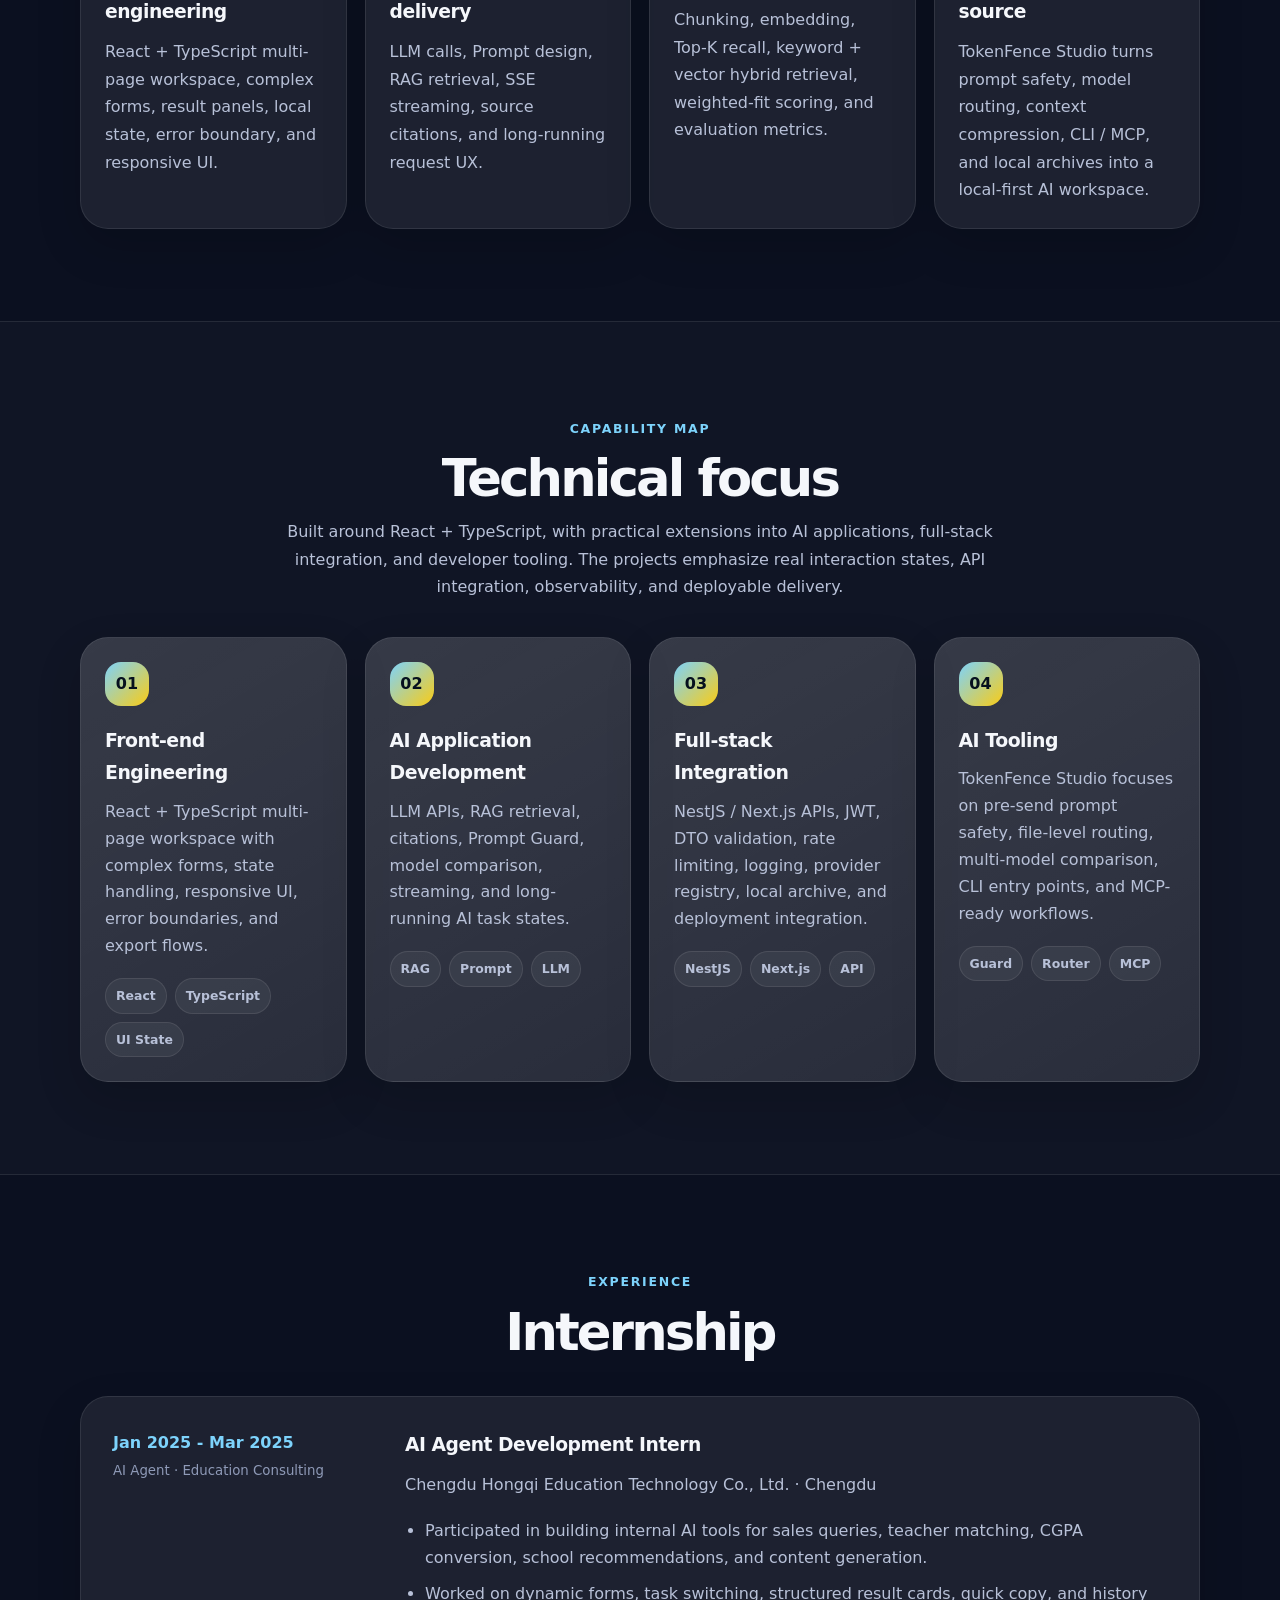
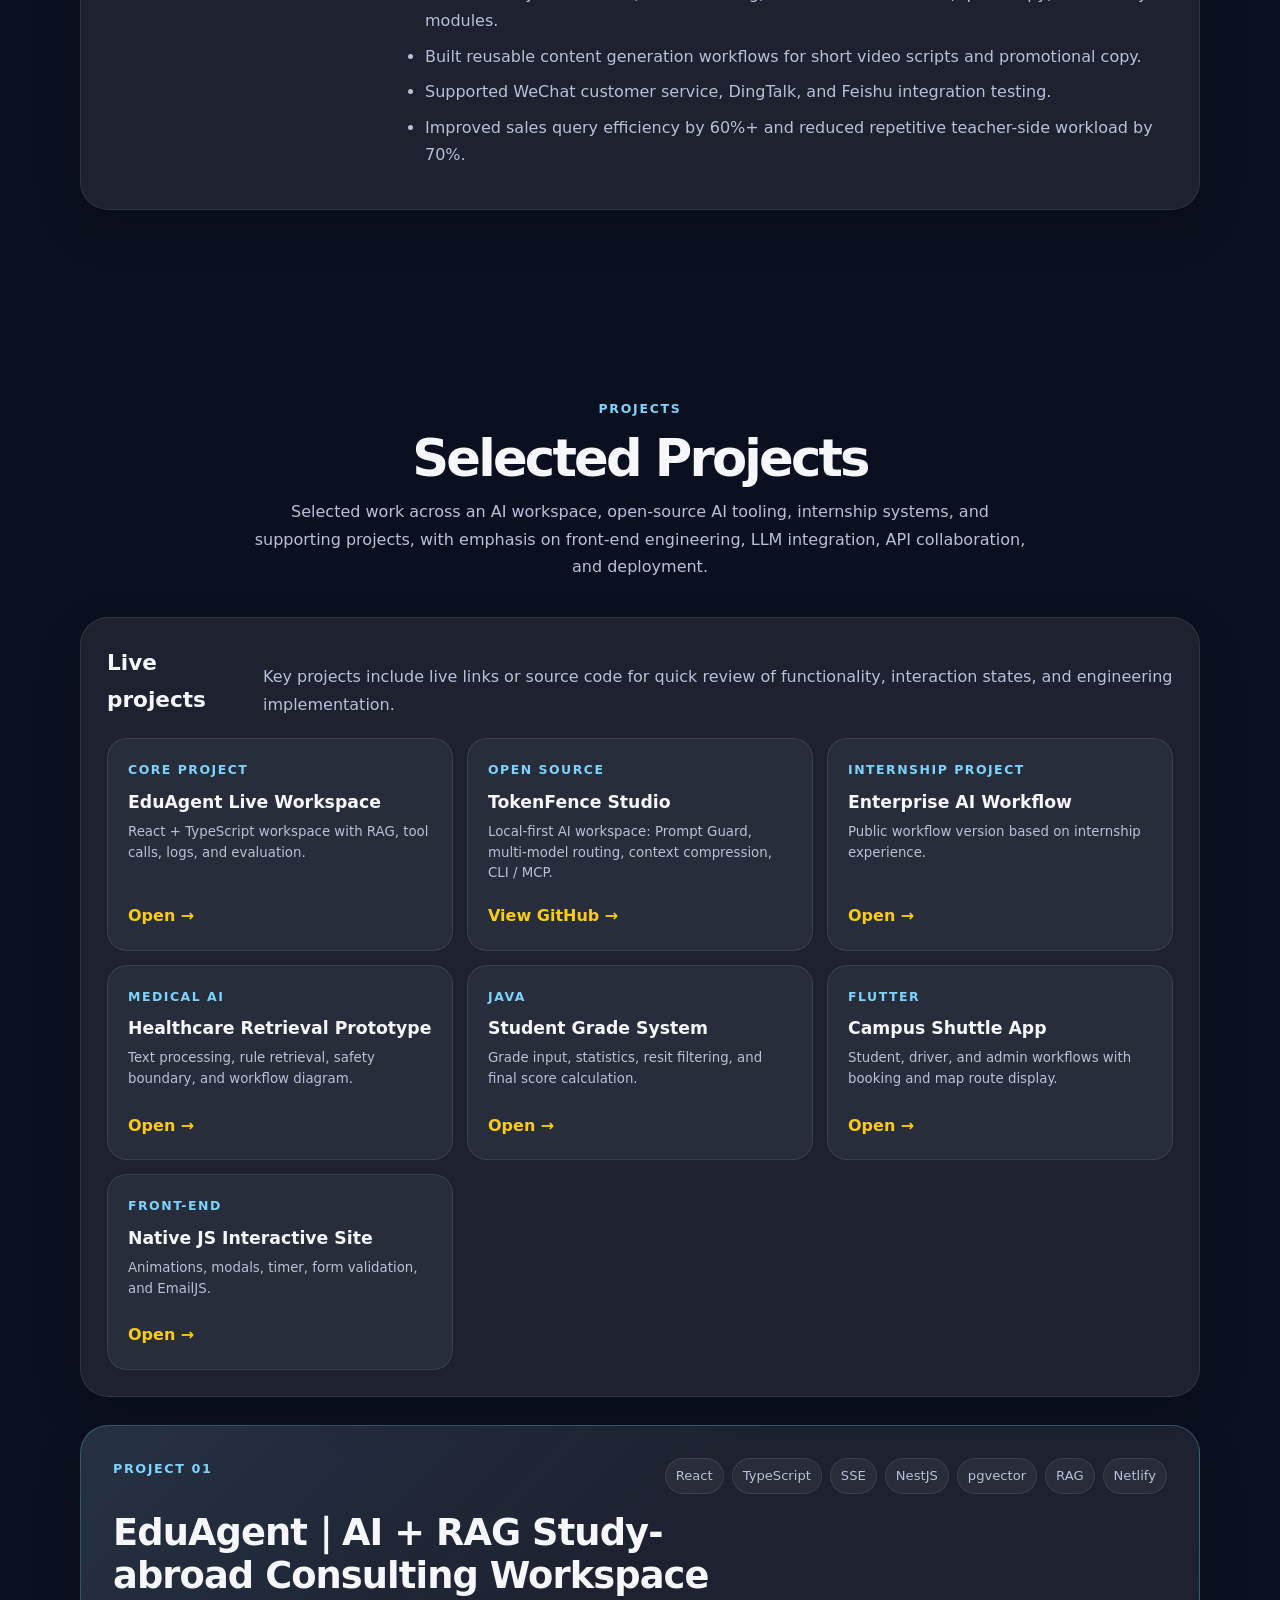
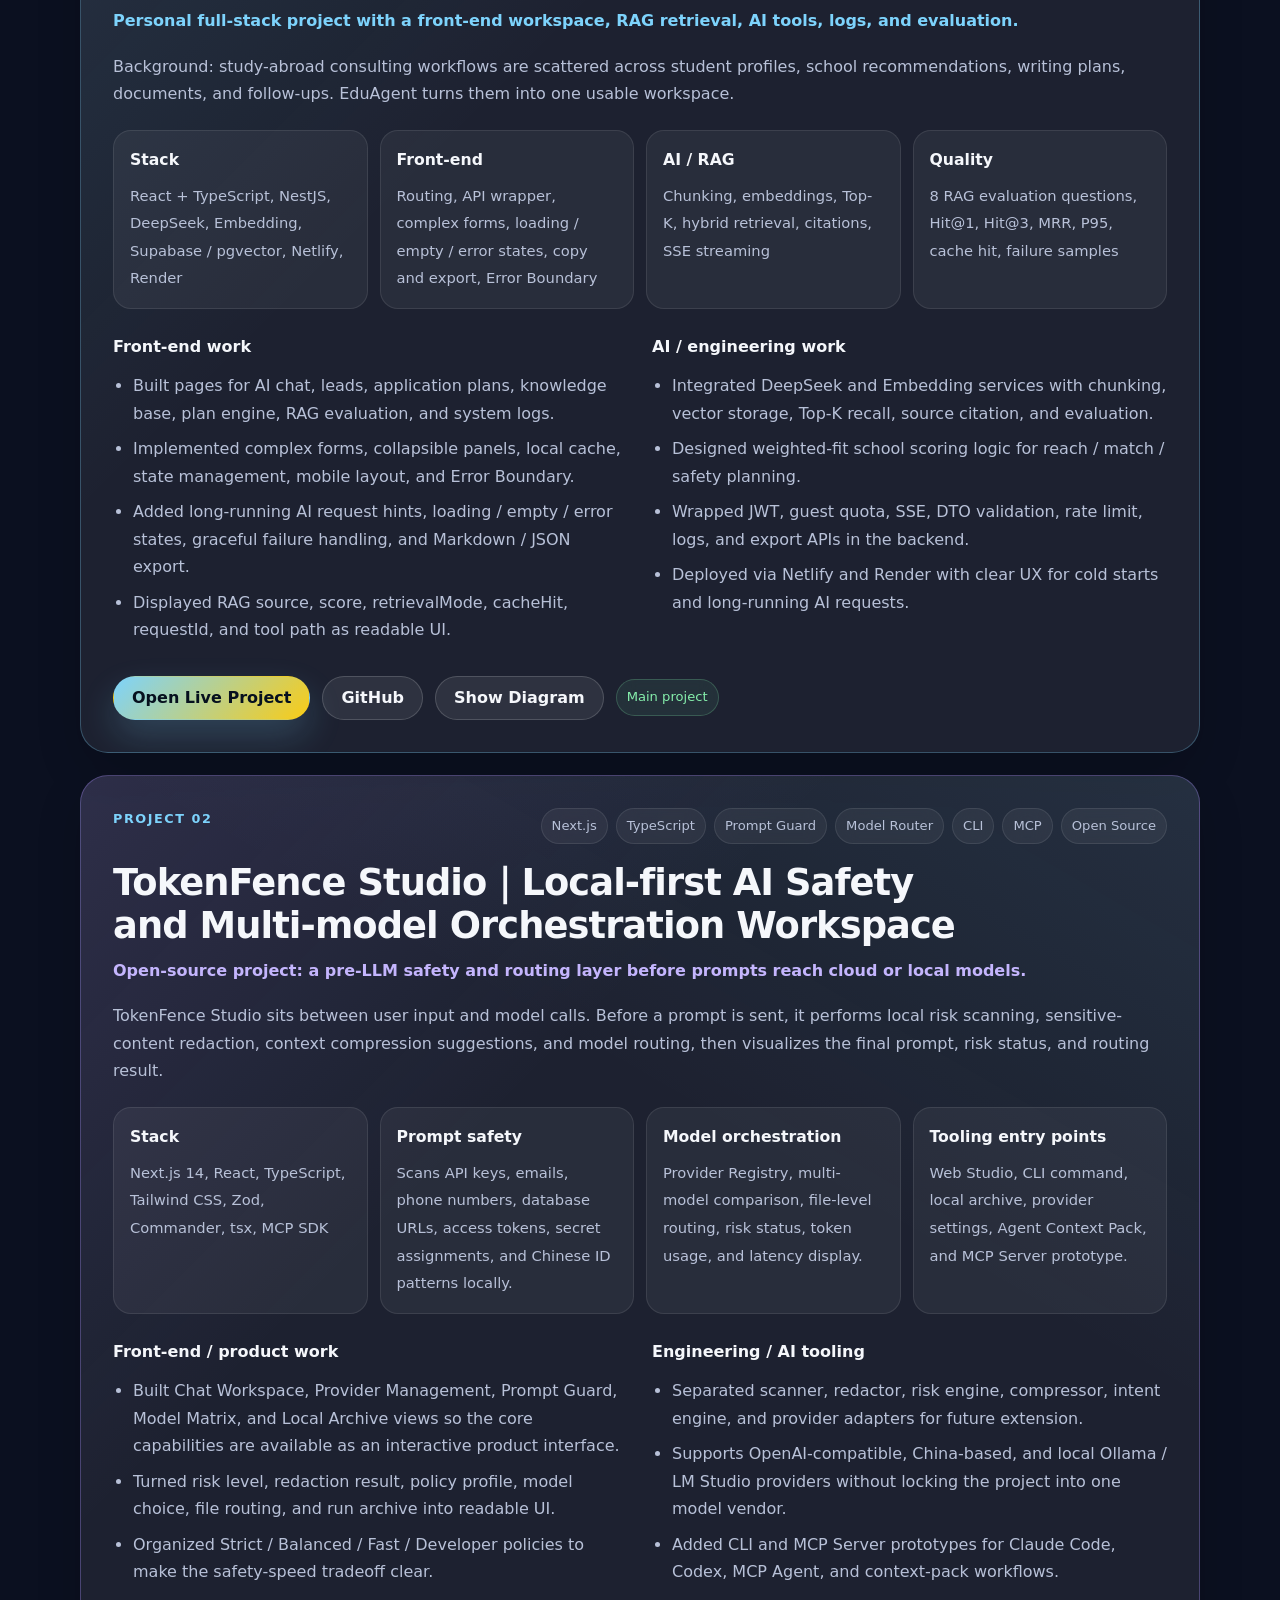
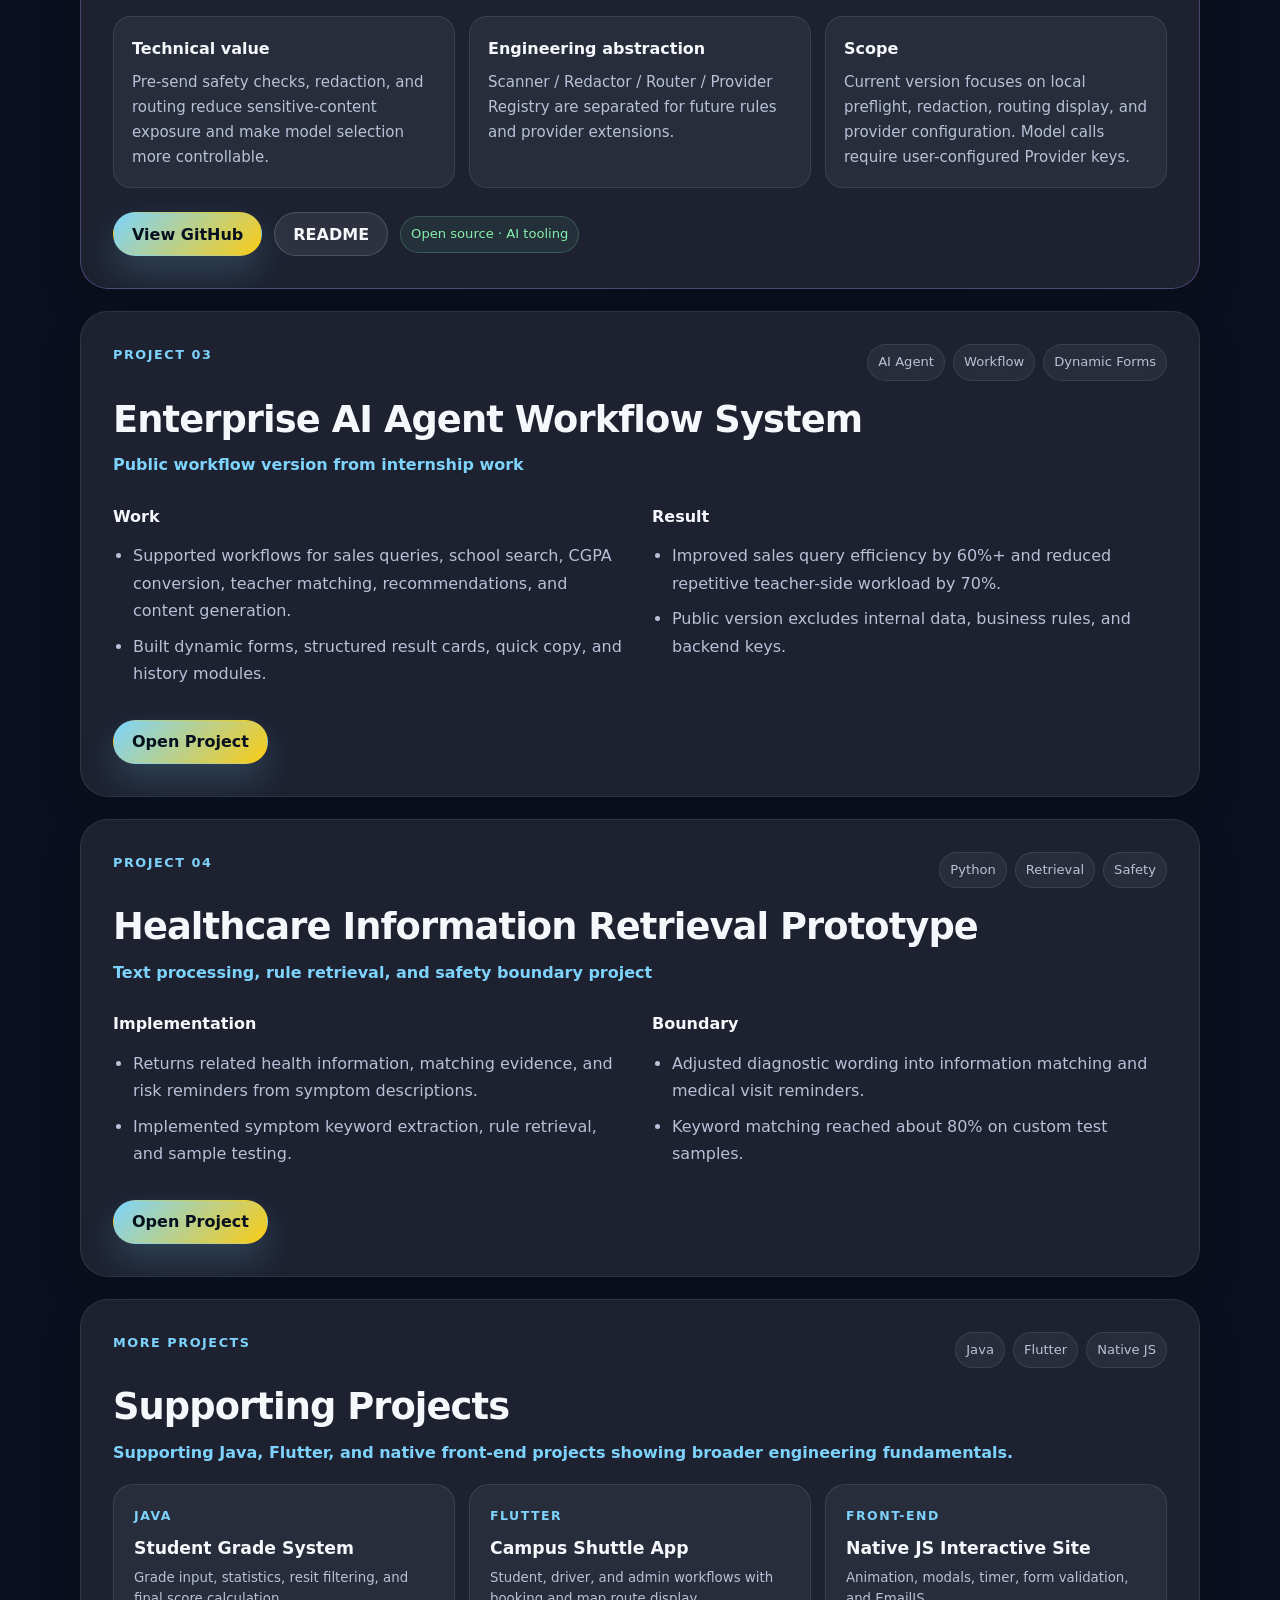
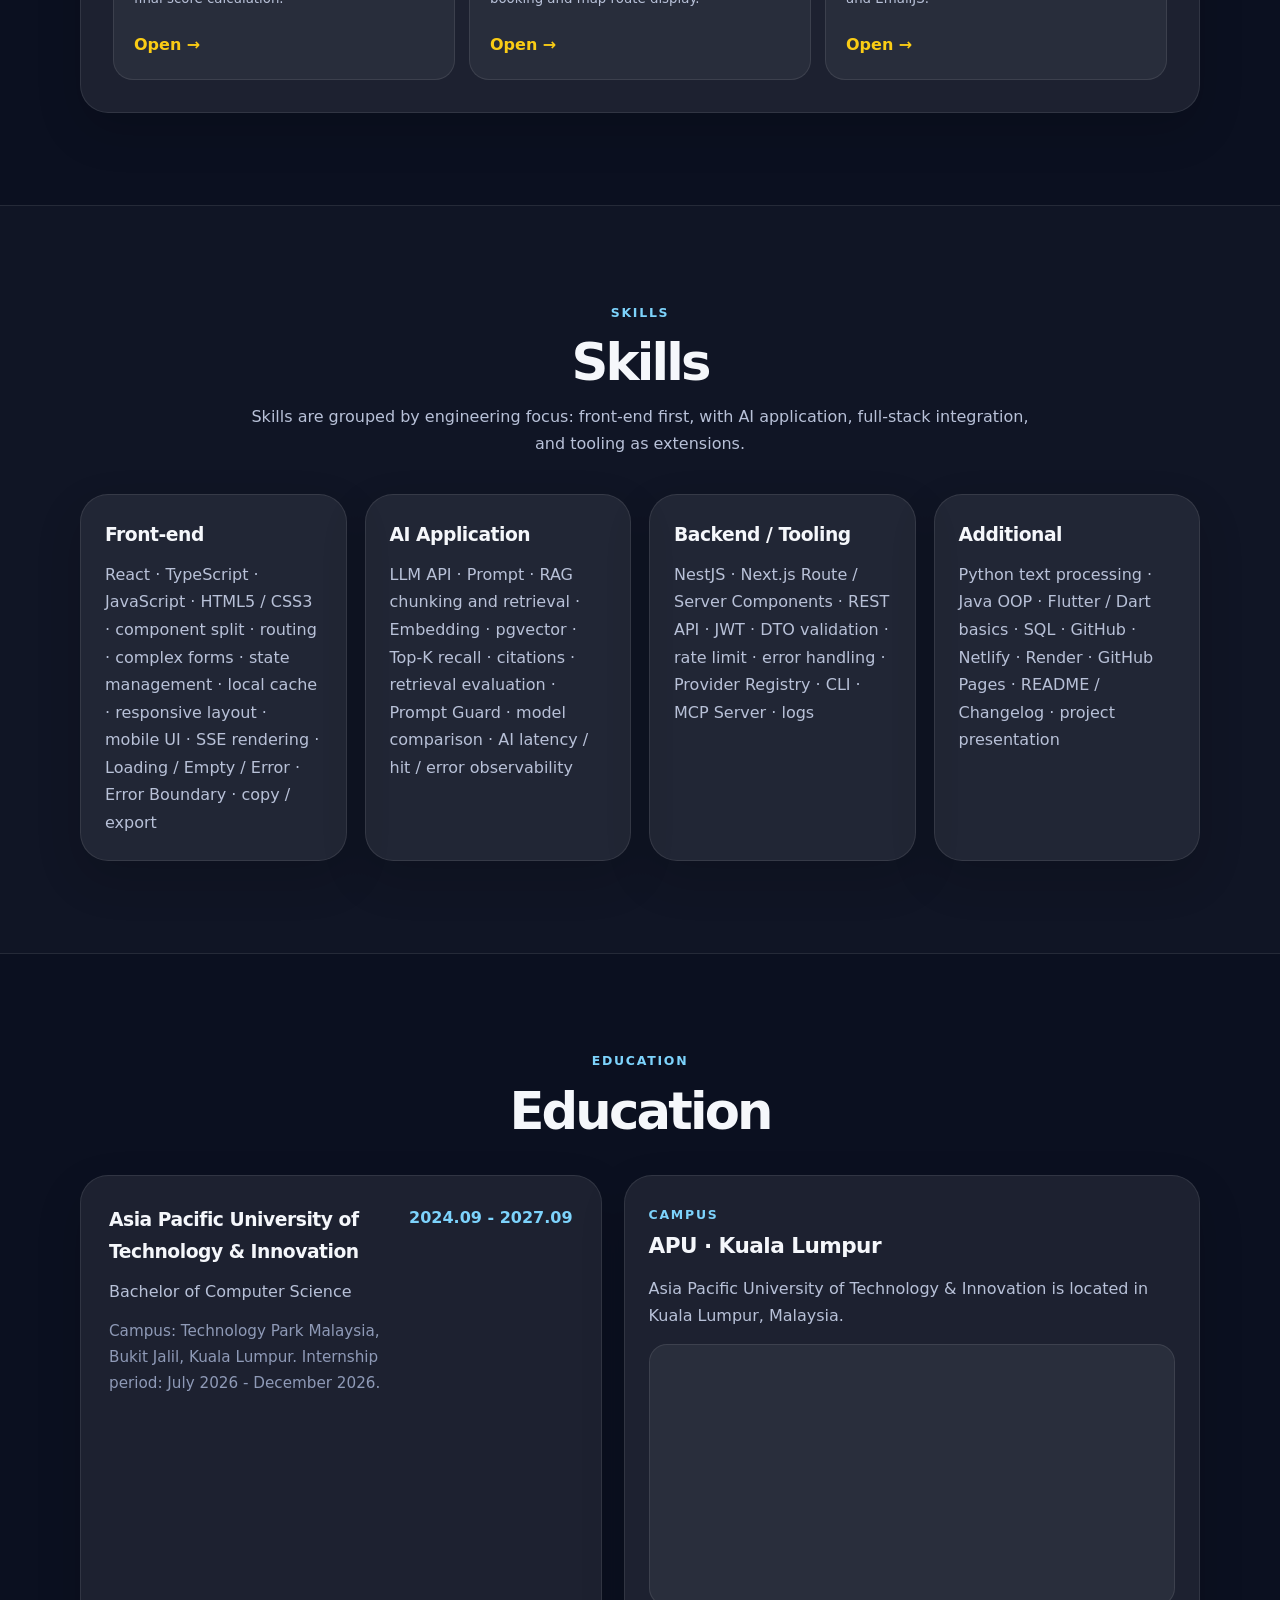
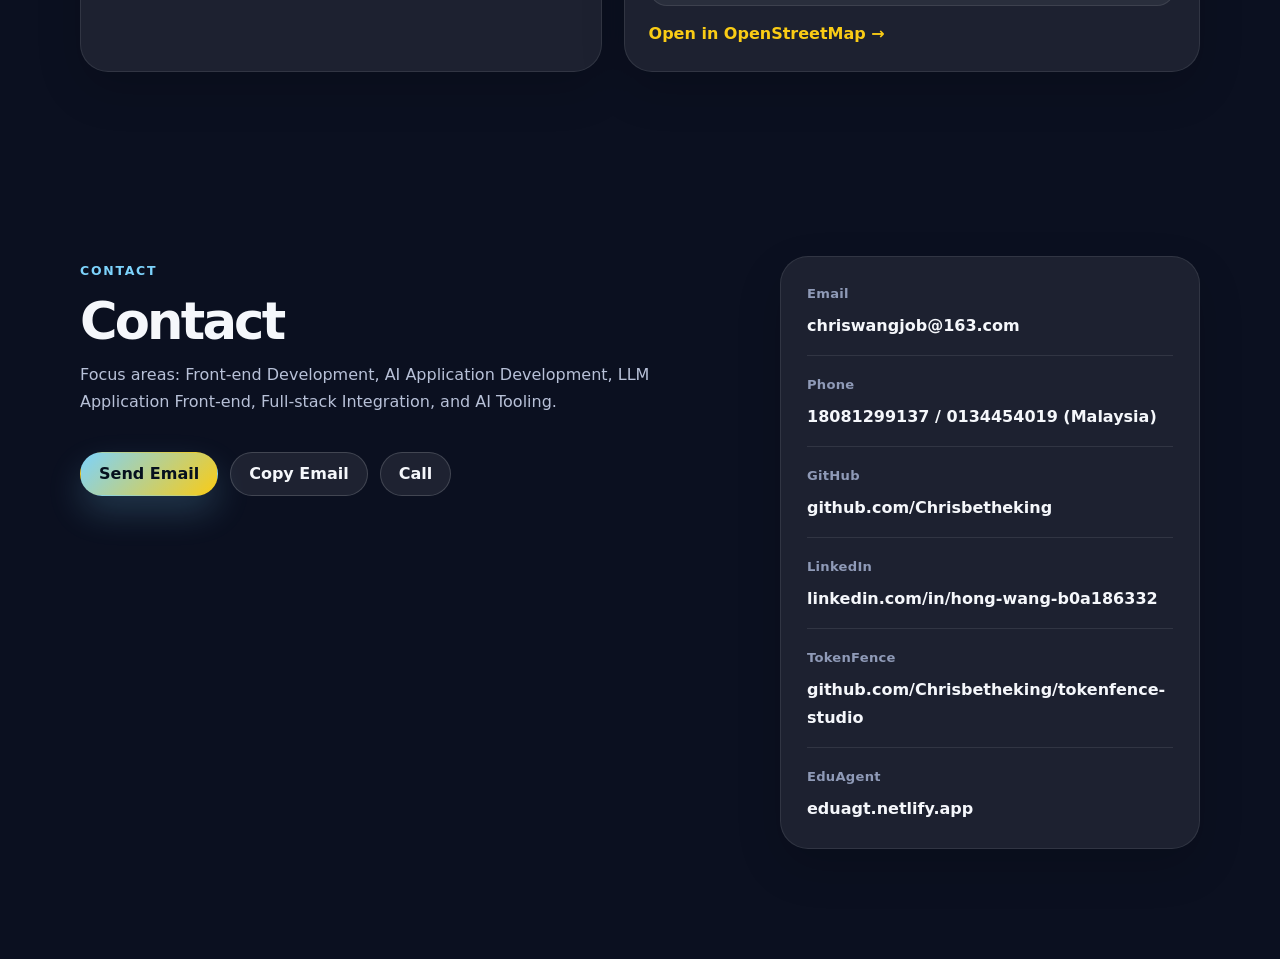
<file: index-en.html>
<!DOCTYPE html>
<html lang="en">
<head>
<meta charset="utf-8"/>
<meta content="width=device-width, initial-scale=1.0" name="viewport"/>
<title>Wang Hong | Front-end / AI Application / Full-stack Intern</title>
<meta content="Wang Hong portfolio for front-end, AI application, and full-stack internship roles. Featuring EduAgent and TokenFence Studio: React, TypeScript, Next.js, RAG, SSE, Prompt Guard, multi-model routing, CLI / MCP, observability, and deployment." name="description"/>
<link href="style.css" rel="stylesheet"/>
</head>
<body>
<div class="page-bg"></div>
<div aria-hidden="true" class="cursor-glow"></div>
<div aria-hidden="true" class="scroll-progress"></div>
<header class="site-header"><nav class="nav"><a aria-label="Back to home" class="brand" href="#top"><span class="brand-mark">WH</span><span class="brand-text">Wang Hong · Portfolio</span></a><button aria-expanded="false" aria-label="Open navigation" class="nav-toggle" type="button"><span></span><span></span></button><div class="nav-links"><a href="#highlights">Highlights</a><a href="#positioning">Tracks</a>
<a href="#experience">Experience</a><a href="#projects">Projects</a><a href="#skills">Skills</a><a href="#education">Education</a><a href="#contact">Contact</a><a class="language-link" href="index.html">中文</a></div></nav></header>
<aside aria-label="Page contents" class="side-index"><span>Contents</span><a href="#top">Home</a><a href="#highlights">Highlights</a><a href="#positioning">Tracks</a>
<a href="#experience">Experience</a><a href="#projects">Projects</a><a href="#skills">Skills</a><a href="#education">Education</a><a href="#contact">Contact</a></aside>
<main id="top">
<section class="hero section"><div class="container hero-grid"><div class="hero-copy"><div class="eyebrow"><span>Front-end</span><span>AI Application</span><span>React / TypeScript</span><span>RAG</span><span>SSE</span><span>Prompt Guard</span><span>Full-stack</span></div><h1>Wang Hong</h1><p class="hero-title">Front-end / AI Application / Full-stack Intern</p><p class="hero-text">I focus on React + TypeScript front-end engineering and extend into NestJS / Next.js, RAG retrieval, SSE streaming, and LLM integration. EduAgent covers a business AI workspace, while TokenFence Studio focuses on prompt safety and multi-model orchestration across local-first developer workflows.</p><div class="hero-actions"><a class="btn primary" href="https://eduagt.netlify.app" rel="noopener" target="_blank">Open EduAgent</a><a class="btn secondary" href="resume-en.pdf?v=20260602" rel="noopener" target="_blank">Resume PDF</a><a class="btn secondary" href="resume.docx?v=20260602" rel="noopener" target="_blank">Resume DOCX</a><a class="btn secondary" href="https://github.com/Chrisbetheking/tokenfence-studio" rel="noopener" target="_blank">TokenFence</a>
<a class="btn secondary" href="https://github.com/Chrisbetheking" rel="noopener" target="_blank">GitHub</a><a class="btn secondary" href="https://www.linkedin.com/in/hong-wang-b0a186332" rel="noopener" target="_blank">LinkedIn</a><button class="btn ghost copy-email" data-email="chriswangjob@163.com" type="button">Copy Email</button></div><div class="stats"><div class="stat-card"><strong>Frontend</strong><span>React, TypeScript, workspace UI, forms, state, routing, responsive UI</span></div><div class="stat-card"><strong>AI App</strong><span>RAG, LLM calls, SSE, prompts, citations, prompt safety</span></div><div class="stat-card"><strong>Backend</strong><span>NestJS / Next.js, APIs, JWT, logs, rate limit, local archive</span></div><div class="stat-card"><strong>Open Source</strong><span>TokenFence Studio: Prompt Guard, model routing, CLI / MCP</span></div></div><p class="metric-note">Available for internship from July 2026 to December 2026. Focus areas: front-end engineering, AI application development, full-stack integration, and AI tooling.</p></div><div class="hero-card"><div class="portrait-wrap"><img alt="Wang Hong portrait" class="portrait" src="avatar.jpg"/></div><div class="profile-card"><p class="profile-label">Profile</p><h2>Wang Hong</h2><p>Computer Science Undergraduate · Front-end · AI Application · Full-stack</p><ul><li>Front-end mainline: React / TypeScript, routing, complex forms, loading states, error boundary, mobile UI.</li><li>AI application: RAG retrieval, embeddings, SSE streaming, Prompt Guard, model routing, observability, and evaluation metrics.</li><li>Engineering loop: pages, APIs, deployment, observability, and project documentation stay aligned.</li></ul></div></div></div></section>
<section class="section" id="highlights"><div class="container"><div class="section-heading"><span>Highlights</span><h2>What I bring</h2><p>I build front-end experiences that make AI capabilities usable, traceable, and explainable.</p></div><div class="highlight-grid"><article class="highlight-card"><div class="card-icon">01</div><h3>Front-end engineering</h3><p>React + TypeScript multi-page workspace, complex forms, result panels, local state, error boundary, and responsive UI.</p></article><article class="highlight-card"><div class="card-icon">02</div><h3>AI application delivery</h3><p>LLM calls, Prompt design, RAG retrieval, SSE streaming, source citations, and long-running request UX.</p></article><article class="highlight-card"><div class="card-icon">03</div><h3>Retrieval and scoring</h3><p>Chunking, embedding, Top-K recall, keyword + vector hybrid retrieval, weighted-fit scoring, and evaluation metrics.</p></article><article class="highlight-card"><div class="card-icon">04</div><h3>Tooling and open source</h3><p>TokenFence Studio turns prompt safety, model routing, context compression, CLI / MCP, and local archives into a local-first AI workspace.</p></article></div></div></section>
<section class="section muted-section" id="positioning">
<div class="container">
<div class="section-heading">
<span>Capability Map</span>
<h2>Technical focus</h2>
<p>Built around React + TypeScript, with practical extensions into AI applications, full-stack integration, and developer tooling. The projects emphasize real interaction states, API integration, observability, and deployable delivery.</p>
</div>
<div class="role-grid">
<article class="role-card"><div class="role-number">01</div><h3>Front-end Engineering</h3><p>React + TypeScript multi-page workspace with complex forms, state handling, responsive UI, error boundaries, and export flows.</p><div class="signal-row"><span>React</span><span>TypeScript</span><span>UI State</span></div></article>
<article class="role-card"><div class="role-number">02</div><h3>AI Application Development</h3><p>LLM APIs, RAG retrieval, citations, Prompt Guard, model comparison, streaming, and long-running AI task states.</p><div class="signal-row"><span>RAG</span><span>Prompt</span><span>LLM</span></div></article>
<article class="role-card"><div class="role-number">03</div><h3>Full-stack Integration</h3><p>NestJS / Next.js APIs, JWT, DTO validation, rate limiting, logging, provider registry, local archive, and deployment integration.</p><div class="signal-row"><span>NestJS</span><span>Next.js</span><span>API</span></div></article>
<article class="role-card"><div class="role-number">04</div><h3>AI Tooling</h3><p>TokenFence Studio focuses on pre-send prompt safety, file-level routing, multi-model comparison, CLI entry points, and MCP-ready workflows.</p><div class="signal-row"><span>Guard</span><span>Router</span><span>MCP</span></div></article>
</div>
</div>
</section>
<section class="section" id="experience"><div class="container"><div class="section-heading"><span>Experience</span><h2>Internship</h2></div><article class="experience-card"><div class="experience-time"><span>Jan 2025 - Mar 2025</span><small>AI Agent · Education Consulting</small></div><div class="experience-content"><h3>AI Agent Development Intern</h3><p class="company">Chengdu Hongqi Education Technology Co., Ltd. · Chengdu</p><ul class="clean-list"><li>Participated in building internal AI tools for sales queries, teacher matching, CGPA conversion, school recommendations, and content generation.</li><li>Worked on dynamic forms, task switching, structured result cards, quick copy, and history modules.</li><li>Built reusable content generation workflows for short video scripts and promotional copy.</li><li>Supported WeChat customer service, DingTalk, and Feishu integration testing.</li><li>Improved sales query efficiency by 60%+ and reduced repetitive teacher-side workload by 70%.</li></ul></div></article></div></section>
<section class="section" id="projects"><div class="container"><div class="section-heading"><span>Projects</span><h2>Selected Projects</h2><p>Selected work across an AI workspace, open-source AI tooling, internship systems, and supporting projects, with emphasis on front-end engineering, LLM integration, API collaboration, and deployment.</p></div><div class="demo-panel"><div class="demo-panel-head"><h3>Live projects</h3><p>Key projects include live links or source code for quick review of functionality, interaction states, and engineering implementation.</p></div><div class="demo-grid"><a class="demo-tile" href="https://eduagt.netlify.app" rel="noopener" target="_blank"><span>Core Project</span><strong>EduAgent Live Workspace</strong><small>React + TypeScript workspace with RAG, tool calls, logs, and evaluation.</small><em>Open →</em></a><a class="demo-tile" href="https://github.com/Chrisbetheking/tokenfence-studio" rel="noopener" target="_blank"><span>Open Source</span><strong>TokenFence Studio</strong><small>Local-first AI workspace: Prompt Guard, multi-model routing, context compression, CLI / MCP.</small><em>View GitHub →</em></a><a class="demo-tile" href="https://chrisbetheking.github.io/ai-agent-workflow-platform-/" rel="noopener" target="_blank"><span>Internship Project</span><strong>Enterprise AI Workflow</strong><small>Public workflow version based on internship experience.</small><em>Open →</em></a><a class="demo-tile" href="https://chrisbetheking.github.io/medical-qa-demo/" rel="noopener" target="_blank"><span>Medical AI</span><strong>Healthcare Retrieval Prototype</strong><small>Text processing, rule retrieval, safety boundary, and workflow diagram.</small><em>Open →</em></a><a class="demo-tile" href="https://chrisbetheking.github.io/java-student-management-system/java-grade-demo.html" rel="noopener" target="_blank"><span>Java</span><strong>Student Grade System</strong><small>Grade input, statistics, resit filtering, and final score calculation.</small><em>Open →</em></a><a class="demo-tile" href="https://chrisbetheking.github.io/Flutter-Campus-Shuttle-App/" rel="noopener" target="_blank"><span>Flutter</span><strong>Campus Shuttle App</strong><small>Student, driver, and admin workflows with booking and map route display.</small><em>Open →</em></a><a class="demo-tile" href="https://chrisbetheking.github.io/whwithyn/" rel="noopener" target="_blank"><span>Front-end</span><strong>Native JS Interactive Site</strong><small>Animations, modals, timer, form validation, and EmailJS.</small><em>Open →</em></a></div></div>
<div class="project-list"><article class="project-card featured"><div class="project-topline"><span>Project 01</span><div class="tag-row"><span>React</span><span>TypeScript</span><span>SSE</span><span>NestJS</span><span>pgvector</span><span>RAG</span><span>Netlify</span></div></div><h3>EduAgent｜AI + RAG Study-abroad Consulting Workspace</h3><p class="project-subtitle">Personal full-stack project with a front-end workspace, RAG retrieval, AI tools, logs, and evaluation.</p><p>Background: study-abroad consulting workflows are scattered across student profiles, school recommendations, writing plans, documents, and follow-ups. EduAgent turns them into one usable workspace.</p><div class="project-metric-grid"><div><strong>Stack</strong><span>React + TypeScript, NestJS, DeepSeek, Embedding, Supabase / pgvector, Netlify, Render</span></div><div><strong>Front-end</strong><span>Routing, API wrapper, complex forms, loading / empty / error states, copy and export, Error Boundary</span></div><div><strong>AI / RAG</strong><span>Chunking, embeddings, Top-K, hybrid retrieval, citations, SSE streaming</span></div><div><strong>Quality</strong><span>8 RAG evaluation questions, Hit@1, Hit@3, MRR, P95, cache hit, failure samples</span></div></div><div class="project-columns"><div><h4>Front-end work</h4><ul><li>Built pages for AI chat, leads, application plans, knowledge base, plan engine, RAG evaluation, and system logs.</li><li>Implemented complex forms, collapsible panels, local cache, state management, mobile layout, and Error Boundary.</li><li>Added long-running AI request hints, loading / empty / error states, graceful failure handling, and Markdown / JSON export.</li><li>Displayed RAG source, score, retrievalMode, cacheHit, requestId, and tool path as readable UI.</li></ul></div><div><h4>AI / engineering work</h4><ul><li>Integrated DeepSeek and Embedding services with chunking, vector storage, Top-K recall, source citation, and evaluation.</li><li>Designed weighted-fit school scoring logic for reach / match / safety planning.</li><li>Wrapped JWT, guest quota, SSE, DTO validation, rate limit, logs, and export APIs in the backend.</li><li>Deployed via Netlify and Render with clear UX for cold starts and long-running AI requests.</li></ul></div></div><div class="project-actions"><a class="btn primary" href="https://eduagt.netlify.app" rel="noopener" target="_blank">Open Live Project</a><a class="btn secondary" href="https://github.com/Chrisbetheking/edu-agent-rag-workspace" rel="noopener" target="_blank">GitHub</a><button class="btn secondary toggle-panel" data-target="eduagent-diagram" type="button">Show Diagram</button><span class="status-pill">Main project</span></div><div class="diagram-panel" id="eduagent-diagram"><img alt="EduAgent architecture diagram" src="eduagent-architecture-en.svg"/></div></article><article class="project-card featured-alt"><div class="project-topline"><span>Project 02</span><div class="tag-row"><span>Next.js</span><span>TypeScript</span><span>Prompt Guard</span><span>Model Router</span><span>CLI</span><span>MCP</span><span>Open Source</span></div></div><h3>TokenFence Studio｜Local-first AI Safety and Multi-model Orchestration Workspace</h3><p class="project-subtitle">Open-source project: a pre-LLM safety and routing layer before prompts reach cloud or local models.</p><p>TokenFence Studio sits between user input and model calls. Before a prompt is sent, it performs local risk scanning, sensitive-content redaction, context compression suggestions, and model routing, then visualizes the final prompt, risk status, and routing result.</p><div class="project-metric-grid"><div><strong>Stack</strong><span>Next.js 14, React, TypeScript, Tailwind CSS, Zod, Commander, tsx, MCP SDK</span></div><div><strong>Prompt safety</strong><span>Scans API keys, emails, phone numbers, database URLs, access tokens, secret assignments, and Chinese ID patterns locally.</span></div><div><strong>Model orchestration</strong><span>Provider Registry, multi-model comparison, file-level routing, risk status, token usage, and latency display.</span></div><div><strong>Tooling entry points</strong><span>Web Studio, CLI command, local archive, provider settings, Agent Context Pack, and MCP Server prototype.</span></div></div><div class="project-columns"><div><h4>Front-end / product work</h4><ul><li>Built Chat Workspace, Provider Management, Prompt Guard, Model Matrix, and Local Archive views so the core capabilities are available as an interactive product interface.</li><li>Turned risk level, redaction result, policy profile, model choice, file routing, and run archive into readable UI.</li><li>Organized Strict / Balanced / Fast / Developer policies to make the safety-speed tradeoff clear.</li></ul></div><div><h4>Engineering / AI tooling</h4><ul><li>Separated scanner, redactor, risk engine, compressor, intent engine, and provider adapters for future extension.</li><li>Supports OpenAI-compatible, China-based, and local Ollama / LM Studio providers without locking the project into one model vendor.</li><li>Added CLI and MCP Server prototypes for Claude Code, Codex, MCP Agent, and context-pack workflows.</li></ul></div></div><div class="project-focus-grid"><div><strong>Technical value</strong><span>Pre-send safety checks, redaction, and routing reduce sensitive-content exposure and make model selection more controllable.</span></div><div><strong>Engineering abstraction</strong><span>Scanner / Redactor / Router / Provider Registry are separated for future rules and provider extensions.</span></div><div><strong>Scope</strong><span>Current version focuses on local preflight, redaction, routing display, and provider configuration. Model calls require user-configured Provider keys.</span></div></div><div class="project-actions"><a class="btn primary" href="https://github.com/Chrisbetheking/tokenfence-studio" rel="noopener" target="_blank">View GitHub</a><a class="btn secondary" href="https://github.com/Chrisbetheking/tokenfence-studio/blob/main/README.md" rel="noopener" target="_blank">README</a><span class="status-pill">Open source · AI tooling</span></div></article>
<article class="project-card"><div class="project-topline"><span>Project 03</span><div class="tag-row"><span>AI Agent</span><span>Workflow</span><span>Dynamic Forms</span></div></div><h3>Enterprise AI Agent Workflow System</h3><p class="project-subtitle">Public workflow version from internship work</p><div class="project-columns"><div><h4>Work</h4><ul><li>Supported workflows for sales queries, school search, CGPA conversion, teacher matching, recommendations, and content generation.</li><li>Built dynamic forms, structured result cards, quick copy, and history modules.</li></ul></div><div><h4>Result</h4><ul><li>Improved sales query efficiency by 60%+ and reduced repetitive teacher-side workload by 70%.</li><li>Public version excludes internal data, business rules, and backend keys.</li></ul></div></div><div class="project-actions"><a class="btn primary" href="https://chrisbetheking.github.io/ai-agent-workflow-platform-/" rel="noopener" target="_blank">Open Project</a></div></article>
<article class="project-card"><div class="project-topline"><span>Project 04</span><div class="tag-row"><span>Python</span><span>Retrieval</span><span>Safety</span></div></div><h3>Healthcare Information Retrieval Prototype</h3><p class="project-subtitle">Text processing, rule retrieval, and safety boundary project</p><div class="project-columns"><div><h4>Implementation</h4><ul><li>Returns related health information, matching evidence, and risk reminders from symptom descriptions.</li><li>Implemented symptom keyword extraction, rule retrieval, and sample testing.</li></ul></div><div><h4>Boundary</h4><ul><li>Adjusted diagnostic wording into information matching and medical visit reminders.</li><li>Keyword matching reached about 80% on custom test samples.</li></ul></div></div><div class="project-actions"><a class="btn primary" href="https://chrisbetheking.github.io/medical-qa-demo/" rel="noopener" target="_blank">Open Project</a></div></article>
<article class="project-card"><div class="project-topline"><span>More Projects</span><div class="tag-row"><span>Java</span><span>Flutter</span><span>Native JS</span></div></div><h3>Supporting Projects</h3><p class="project-subtitle">Supporting Java, Flutter, and native front-end projects showing broader engineering fundamentals.</p><div class="demo-grid"><a class="demo-tile" href="https://chrisbetheking.github.io/java-student-management-system/java-grade-demo.html" rel="noopener" target="_blank"><span>Java</span><strong>Student Grade System</strong><small>Grade input, statistics, resit filtering, and final score calculation.</small><em>Open →</em></a><a class="demo-tile" href="https://chrisbetheking.github.io/Flutter-Campus-Shuttle-App/" rel="noopener" target="_blank"><span>Flutter</span><strong>Campus Shuttle App</strong><small>Student, driver, and admin workflows with booking and map route display.</small><em>Open →</em></a><a class="demo-tile" href="https://chrisbetheking.github.io/whwithyn/" rel="noopener" target="_blank"><span>Front-end</span><strong>Native JS Interactive Site</strong><small>Animation, modals, timer, form validation, and EmailJS.</small><em>Open →</em></a></div></article></div></div></section>
<section class="section muted-section" id="skills"><div class="container"><div class="section-heading"><span>Skills</span><h2>Skills</h2><p>Skills are grouped by engineering focus: front-end first, with AI application, full-stack integration, and tooling as extensions.</p></div><div class="skill-grid"><div class="skill-card"><h3>Front-end</h3><p>React · TypeScript · JavaScript · HTML5 / CSS3 · component split · routing · complex forms · state management · local cache · responsive layout · mobile UI · SSE rendering · Loading / Empty / Error · Error Boundary · copy / export</p></div><div class="skill-card"><h3>AI Application</h3><p>LLM API · Prompt · RAG chunking and retrieval · Embedding · pgvector · Top-K recall · citations · retrieval evaluation · Prompt Guard · model comparison · AI latency / hit / error observability</p></div><div class="skill-card"><h3>Backend / Tooling</h3><p>NestJS · Next.js Route / Server Components · REST API · JWT · DTO validation · rate limit · error handling · Provider Registry · CLI · MCP Server · logs</p></div><div class="skill-card"><h3>Additional</h3><p>Python text processing · Java OOP · Flutter / Dart basics · SQL · GitHub · Netlify · Render · GitHub Pages · README / Changelog · project presentation</p></div></div></div></section>
<section class="section" id="education"><div class="container"><div class="section-heading"><span>Education</span><h2>Education</h2></div><div class="education-location-grid"><article class="education-card"><div><h3>Asia Pacific University of Technology &amp; Innovation</h3><p>Bachelor of Computer Science</p><p class="education-note">Campus: Technology Park Malaysia, Bukit Jalil, Kuala Lumpur. Internship period: July 2026 - December 2026.</p></div><span>2024.09 - 2027.09</span></article><article class="map-card"><div class="map-copy"><span>Campus</span><h3>APU · Kuala Lumpur</h3><p>Asia Pacific University of Technology &amp; Innovation is located in Kuala Lumpur, Malaysia.</p></div><div class="map-frame"><iframe loading="lazy" src="https://www.openstreetmap.org/export/embed.html?bbox=101.6948%2C3.0522%2C101.7061%2C3.0602&amp;layer=mapnik&amp;marker=3.056069%2C101.700466" title="APU Campus Location on OpenStreetMap"></iframe></div><a class="map-link" href="https://www.openstreetmap.org/?mlat=3.056069&amp;mlon=101.700466#map=16/3.056069/101.700466" rel="noopener" target="_blank">Open in OpenStreetMap →</a></article></div></div></section>
<section class="section contact-section" id="contact"><div class="container contact-grid"><div><div class="section-heading align-left"><span>Contact</span><h2>Contact</h2><p>Focus areas: Front-end Development, AI Application Development, LLM Application Front-end, Full-stack Integration, and AI Tooling.</p></div><div class="contact-actions"><a class="btn primary" href="mailto:chriswangjob@163.com">Send Email</a><button class="btn secondary copy-email" data-email="chriswangjob@163.com" type="button">Copy Email</button><a class="btn secondary" href="tel:+60134454019">Call</a></div></div><div class="contact-card"><div><strong>Email</strong><a href="mailto:chriswangjob@163.com">chriswangjob@163.com</a></div><div><strong>Phone</strong><span>18081299137 / 0134454019 (Malaysia)</span></div><div><strong>GitHub</strong><a href="https://github.com/Chrisbetheking" rel="noopener" target="_blank">github.com/Chrisbetheking</a></div><div><strong>LinkedIn</strong><a href="https://www.linkedin.com/in/hong-wang-b0a186332" rel="noopener" target="_blank">linkedin.com/in/hong-wang-b0a186332</a></div><div><strong>TokenFence</strong><a href="https://github.com/Chrisbetheking/tokenfence-studio" rel="noopener" target="_blank">github.com/Chrisbetheking/tokenfence-studio</a></div><div><strong>EduAgent</strong><a href="https://eduagt.netlify.app" rel="noopener" target="_blank">eduagt.netlify.app</a></div></div></div></section>
</main><div aria-live="polite" class="toast" role="status"></div><script src="script.js"></script></body></html>
</file>
<file: style.css>
:root {
  --bg: #0b1020;
  --bg-soft: #11182b;
  --panel: rgba(255, 255, 255, 0.075);
  --panel-strong: rgba(255, 255, 255, 0.12);
  --border: rgba(255, 255, 255, 0.16);
  --border-soft: rgba(255, 255, 255, 0.09);
  --text: #f5f7fb;
  --muted: #b8c1d8;
  --muted-2: #8f9ab7;
  --primary: #7dd3fc;
  --primary-2: #a78bfa;
  --accent: #facc15;
  --good: #86efac;
  --shadow: 0 22px 70px rgba(0, 0, 0, 0.35);
  --radius-lg: 28px;
  --radius-md: 18px;
  --radius-sm: 12px;
  --container: 1120px;
}

* {
  box-sizing: border-box;
}

html {
  scroll-behavior: smooth;
  scroll-padding-top: 88px;
}

body {
  margin: 0;
  font-family:
    Inter, ui-sans-serif, system-ui, -apple-system, BlinkMacSystemFont,
    "Segoe UI", "PingFang SC", "Microsoft YaHei", Arial, sans-serif;
  color: var(--text);
  background: var(--bg);
  line-height: 1.72;
}

body.nav-open {
  overflow: hidden;
}

a {
  color: inherit;
  text-decoration: none;
}

img {
  max-width: 100%;
  display: block;
}

button,
input,
textarea {
  font: inherit;
}

.page-bg {
  position: fixed;
  inset: 0;
  z-index: -2;
  background:
    radial-gradient(circle at 20% 10%, rgba(125, 211, 252, 0.22), transparent 34%),
    radial-gradient(circle at 78% 18%, rgba(167, 139, 250, 0.2), transparent 30%),
    radial-gradient(circle at 50% 88%, rgba(250, 204, 21, 0.09), transparent 32%),
    linear-gradient(180deg, #090d1a 0%, #0b1020 52%, #090d1a 100%);
}

.page-bg::after {
  content: "";
  position: absolute;
  inset: 0;
  background-image:
    linear-gradient(rgba(255, 255, 255, 0.028) 1px, transparent 1px),
    linear-gradient(90deg, rgba(255, 255, 255, 0.028) 1px, transparent 1px);
  background-size: 42px 42px;
  mask-image: linear-gradient(to bottom, rgba(0, 0, 0, 0.7), transparent);
}

.container {
  width: min(var(--container), calc(100% - 40px));
  margin: 0 auto;
}

.section {
  padding: 92px 0;
}

.muted-section {
  background: rgba(255, 255, 255, 0.025);
  border-top: 1px solid var(--border-soft);
  border-bottom: 1px solid var(--border-soft);
}

.site-header {
  position: sticky;
  top: 0;
  z-index: 100;
  backdrop-filter: blur(18px);
  background: rgba(7, 10, 22, 0.78);
  border-bottom: 1px solid var(--border-soft);
}

.nav {
  width: min(1220px, calc(100% - 36px));
  height: 72px;
  margin: 0 auto;
  display: flex;
  align-items: center;
  justify-content: space-between;
  gap: 24px;
}

.brand {
  display: inline-flex;
  align-items: center;
  gap: 12px;
  font-weight: 750;
  letter-spacing: -0.02em;
}

.brand-mark {
  width: 40px;
  height: 40px;
  border-radius: 14px;
  display: grid;
  place-items: center;
  color: #07101f;
  background: linear-gradient(135deg, var(--primary), var(--accent));
  box-shadow: 0 12px 32px rgba(125, 211, 252, 0.26);
}

.brand-text {
  white-space: nowrap;
}

.nav-links {
  display: flex;
  align-items: center;
  gap: 8px;
}

.nav-links a {
  color: var(--muted);
  padding: 10px 12px;
  border-radius: 999px;
  font-size: 0.95rem;
  transition: 0.2s ease;
}

.nav-links a:hover,
.nav-links a.active {
  color: var(--text);
  background: rgba(255, 255, 255, 0.08);
}

.nav-links .language-link {
  color: #07101f;
  background: var(--text);
  font-weight: 700;
}

.nav-toggle {
  display: none;
  width: 44px;
  height: 44px;
  border: 1px solid var(--border);
  border-radius: 14px;
  background: rgba(255, 255, 255, 0.08);
  color: var(--text);
  cursor: pointer;
}

.nav-toggle span {
  display: block;
  width: 18px;
  height: 2px;
  margin: 5px auto;
  background: var(--text);
  border-radius: 999px;
  transition: 0.2s ease;
}

body.nav-open .nav-toggle span:first-child {
  transform: translateY(3.5px) rotate(45deg);
}

body.nav-open .nav-toggle span:last-child {
  transform: translateY(-3.5px) rotate(-45deg);
}

.side-index {
  position: fixed;
  left: 24px;
  top: 50%;
  transform: translateY(-50%);
  z-index: 20;
  display: flex;
  flex-direction: column;
  gap: 8px;
  padding: 14px;
  border: 1px solid var(--border-soft);
  border-radius: 18px;
  background: rgba(7, 10, 22, 0.64);
  backdrop-filter: blur(14px);
}

.side-index span {
  color: var(--muted-2);
  font-size: 0.74rem;
  text-transform: uppercase;
  letter-spacing: 0.14em;
  margin-bottom: 4px;
}

.side-index a {
  width: 72px;
  color: var(--muted);
  font-size: 0.84rem;
  padding: 7px 9px;
  border-radius: 10px;
  transition: 0.2s ease;
}

.side-index a:hover,
.side-index a.active {
  color: var(--text);
  background: rgba(255, 255, 255, 0.08);
}

.hero {
  padding-top: 94px;
  min-height: calc(100vh - 72px);
  display: flex;
  align-items: center;
}

.hero-grid {
  display: grid;
  grid-template-columns: minmax(0, 1.15fr) minmax(320px, 0.85fr);
  gap: 56px;
  align-items: center;
}

.eyebrow {
  display: flex;
  flex-wrap: wrap;
  gap: 10px;
  margin-bottom: 24px;
}

.eyebrow span,
.tag-row span,
.status-pill {
  display: inline-flex;
  align-items: center;
  min-height: 30px;
  padding: 6px 10px;
  border: 1px solid var(--border-soft);
  border-radius: 999px;
  color: var(--muted);
  background: rgba(255, 255, 255, 0.055);
  font-size: 0.82rem;
}

.hero h1 {
  margin: 0;
  font-size: clamp(3rem, 6.2vw, 5.6rem);
  line-height: 0.98;
  letter-spacing: -0.06em;
}

.hero-title {
  margin: 24px 0 12px;
  font-size: clamp(1.2rem, 1.8vw, 1.65rem);
  line-height: 1.4;
  color: var(--text);
  font-weight: 750;
  letter-spacing: -0.03em;
}

.hero-text {
  max-width: 780px;
  color: var(--muted);
  font-size: 1.03rem;
}

.hero-actions,
.project-actions,
.contact-actions {
  display: flex;
  flex-wrap: wrap;
  gap: 12px;
  margin-top: 28px;
}

.btn {
  display: inline-flex;
  align-items: center;
  justify-content: center;
  min-height: 44px;
  padding: 0 18px;
  border-radius: 999px;
  border: 1px solid transparent;
  cursor: pointer;
  transition: 0.2s ease;
  font-weight: 750;
}

.btn.primary {
  color: #06101e;
  background: linear-gradient(135deg, var(--primary), var(--accent));
  box-shadow: 0 16px 35px rgba(125, 211, 252, 0.2);
}

.btn.secondary {
  color: var(--text);
  border-color: var(--border);
  background: rgba(255, 255, 255, 0.08);
}

.btn.ghost {
  color: var(--muted);
  border-color: var(--border-soft);
  background: transparent;
}

.btn:hover {
  transform: translateY(-2px);
  filter: brightness(1.06);
}

.stats {
  display: grid;
  grid-template-columns: repeat(4, minmax(120px, 1fr));
  gap: 14px;
  margin-top: 34px;
}

.stat-card {
  padding: 16px;
  border: 1px solid var(--border-soft);
  border-radius: 18px;
  background: rgba(255, 255, 255, 0.06);
}

.stat-card strong {
  display: block;
  font-size: 1.4rem;
  color: var(--primary);
  line-height: 1.1;
  letter-spacing: -0.03em;
}

.stat-card span {
  display: block;
  margin-top: 6px;
  color: var(--muted);
  font-size: 0.88rem;
  line-height: 1.4;
}

.metric-note {
  color: var(--muted-2);
  font-size: 0.9rem;
  margin-top: 12px;
}

.hero-card {
  position: relative;
}

.portrait-wrap {
  overflow: hidden;
  border-radius: 34px;
  border: 1px solid var(--border);
  background: var(--panel);
  box-shadow: var(--shadow);
  transform: rotate(2deg);
}

.portrait {
  width: 100%;
  aspect-ratio: 4 / 5;
  object-fit: cover;
  filter: saturate(1.02) contrast(1.02);
}

.profile-card {
  width: min(92%, 390px);
  margin: -72px auto 0;
  position: relative;
  z-index: 2;
  padding: 22px;
  border: 1px solid var(--border);
  border-radius: 24px;
  background: rgba(11, 16, 32, 0.86);
  backdrop-filter: blur(16px);
  box-shadow: var(--shadow);
}

.profile-label {
  margin: 0 0 8px;
  color: var(--primary);
  font-size: 0.82rem;
  letter-spacing: 0.14em;
  text-transform: uppercase;
}

.profile-card h2 {
  margin: 0;
  font-size: 1.55rem;
  letter-spacing: -0.03em;
}

.profile-card p {
  margin: 5px 0 16px;
  color: var(--muted);
}

.profile-card ul {
  margin: 0;
  padding-left: 18px;
  color: var(--muted);
  font-size: 0.94rem;
}

.section-heading {
  max-width: 780px;
  margin: 0 auto 36px;
  text-align: center;
}

.section-heading.align-left {
  margin-left: 0;
  text-align: left;
}

.section-heading span {
  color: var(--primary);
  font-weight: 800;
  letter-spacing: 0.14em;
  text-transform: uppercase;
  font-size: 0.78rem;
}

.section-heading h2 {
  margin: 10px 0 12px;
  font-size: clamp(2rem, 4vw, 3.2rem);
  line-height: 1.08;
  letter-spacing: -0.055em;
}

.section-heading p {
  color: var(--muted);
  margin: 0;
}

.highlight-grid,
.skill-grid {
  display: grid;
  grid-template-columns: repeat(4, 1fr);
  gap: 18px;
}

.highlight-card,
.skill-card,
.experience-card,
.project-card,
.demo-panel,
.education-card,
.contact-card,
.global-note {
  border: 1px solid var(--border-soft);
  border-radius: var(--radius-lg);
  background: var(--panel);
  box-shadow: 0 18px 45px rgba(0, 0, 0, 0.16);
}

.highlight-card,
.skill-card {
  padding: 24px;
}

.card-icon {
  width: 42px;
  height: 42px;
  border-radius: 14px;
  display: grid;
  place-items: center;
  color: #06101e;
  background: linear-gradient(135deg, var(--primary), var(--primary-2));
  font-weight: 900;
  margin-bottom: 18px;
}

.highlight-card h3,
.skill-card h3,
.project-card h3,
.experience-content h3,
.education-card h3,
.map-copy h3 {
  margin: 0 0 10px;
  letter-spacing: -0.025em;
}

.highlight-card p,
.skill-card p,
.project-card p,
.experience-card p,
.education-card p,
.map-copy p {
  margin: 0;
  color: var(--muted);
}

.experience-card {
  display: grid;
  grid-template-columns: 260px 1fr;
  gap: 32px;
  padding: 32px;
}

.experience-time span {
  display: block;
  color: var(--primary);
  font-weight: 800;
}

.experience-time small {
  color: var(--muted-2);
}

.company {
  color: var(--muted);
  margin: 0 0 18px !important;
}

.clean-list,
.project-card ul {
  color: var(--muted);
  padding-left: 20px;
  margin: 12px 0 0;
}

.clean-list li,
.project-card li {
  margin: 8px 0;
}

.demo-panel {
  padding: 26px;
  margin-bottom: 28px;
}

.demo-panel-head {
  display: flex;
  align-items: flex-end;
  justify-content: space-between;
  gap: 20px;
  margin-bottom: 20px;
}

.demo-panel h3 {
  margin: 0;
  font-size: 1.35rem;
}

.demo-panel p {
  margin: 0;
  color: var(--muted);
}

.demo-grid {
  display: grid;
  grid-template-columns: repeat(3, 1fr);
  gap: 14px;
}

.demo-tile {
  min-height: 178px;
  display: flex;
  flex-direction: column;
  align-items: flex-start;
  padding: 20px;
  border: 1px solid var(--border-soft);
  border-radius: 20px;
  background: rgba(255, 255, 255, 0.055);
  transition: 0.2s ease;
}

.demo-tile:hover {
  transform: translateY(-3px);
  border-color: rgba(125, 211, 252, 0.46);
  background: rgba(125, 211, 252, 0.08);
}

.demo-tile span {
  color: var(--primary);
  font-size: 0.78rem;
  font-weight: 850;
  letter-spacing: 0.12em;
  text-transform: uppercase;
}

.demo-tile strong {
  display: block;
  margin: 10px 0 8px;
  font-size: 1.08rem;
  line-height: 1.35;
}

.demo-tile small {
  color: var(--muted);
  line-height: 1.55;
}

.demo-tile em {
  margin-top: auto;
  padding-top: 18px;
  color: var(--accent);
  font-style: normal;
  font-weight: 800;
}

.project-list {
  display: grid;
  gap: 22px;
}

.project-card {
  padding: 32px;
  overflow: hidden;
}

.project-card.featured {
  border-color: rgba(125, 211, 252, 0.28);
  background:
    linear-gradient(135deg, rgba(125, 211, 252, 0.09), transparent 34%),
    var(--panel);
}

.project-topline {
  display: flex;
  align-items: flex-start;
  justify-content: space-between;
  gap: 18px;
  margin-bottom: 18px;
}

.project-topline > span {
  color: var(--primary);
  font-weight: 850;
  letter-spacing: 0.12em;
  text-transform: uppercase;
  font-size: 0.8rem;
}

.tag-row {
  display: flex;
  justify-content: flex-end;
  flex-wrap: wrap;
  gap: 8px;
}

.project-card h3 {
  font-size: clamp(1.55rem, 3vw, 2.3rem);
  line-height: 1.15;
}

.project-subtitle {
  margin-bottom: 18px !important;
  color: var(--primary) !important;
  font-weight: 750;
}


.project-focus-grid {
  display: grid;
  grid-template-columns: repeat(3, minmax(0, 1fr));
  gap: 14px;
  margin: 22px 0;
}

.project-focus-grid > div {
  padding: 18px;
  border: 1px solid var(--border-soft);
  border-radius: var(--radius-md);
  background: rgba(255, 255, 255, 0.055);
}

.project-focus-grid strong {
  display: block;
  margin-bottom: 8px;
  color: var(--text);
}

.project-focus-grid span {
  display: block;
  color: var(--muted);
  font-size: 0.94rem;
  line-height: 1.65;
}

@media (max-width: 760px) {
  .project-focus-grid {
    grid-template-columns: 1fr;
  }
}

.project-columns {
  display: grid;
  grid-template-columns: repeat(2, 1fr);
  gap: 24px;
  margin-top: 24px;
}

.project-columns h4 {
  margin: 0 0 8px;
  font-size: 1rem;
}

.note-box,
.global-note {
  margin-top: 24px;
  padding: 18px 20px;
  color: var(--muted);
  background: rgba(250, 204, 21, 0.07);
  border-color: rgba(250, 204, 21, 0.22);
}

.note-box strong,
.global-note strong {
  color: var(--accent);
}

.diagram-panel {
  display: none;
  margin-top: 24px;
  padding: 14px;
  border: 1px solid var(--border-soft);
  border-radius: 20px;
  background: rgba(255, 255, 255, 0.06);
}

.diagram-panel.open {
  display: block;
}

.diagram-panel img {
  width: 100%;
  border-radius: 14px;
  background: #ffffff;
}

.status-pill {
  color: var(--good);
  border-color: rgba(134, 239, 172, 0.22);
  background: rgba(134, 239, 172, 0.08);
}

.education-location-grid {
  display: grid;
  grid-template-columns: 0.95fr 1.05fr;
  gap: 22px;
  align-items: stretch;
}

.education-card {
  padding: 28px;
  display: flex;
  justify-content: space-between;
  gap: 24px;
  align-items: flex-start;
}

.education-card > span {
  color: var(--primary);
  font-weight: 800;
  white-space: nowrap;
}

.education-note {
  margin-top: 12px !important;
  color: var(--muted-2) !important;
  font-size: 0.95rem;
}

.map-card {
  border: 1px solid var(--border-soft);
  border-radius: var(--radius-lg);
  background: var(--panel);
  box-shadow: 0 18px 45px rgba(0, 0, 0, 0.16);
  overflow: hidden;
}

.map-copy {
  padding: 24px 24px 14px;
}

.map-copy span {
  color: var(--primary);
  font-weight: 800;
  letter-spacing: 0.14em;
  text-transform: uppercase;
  font-size: 0.78rem;
}

.map-copy h3 {
  font-size: 1.35rem;
}

.map-frame {
  margin: 0 24px;
  border: 1px solid var(--border-soft);
  border-radius: 18px;
  overflow: hidden;
  background: rgba(255, 255, 255, 0.06);
}

.map-frame iframe {
  width: 100%;
  height: 260px;
  border: 0;
  display: block;
  filter: saturate(0.9) contrast(0.96);
}

.map-link {
  display: inline-flex;
  margin: 14px 24px 24px;
  color: var(--accent);
  font-weight: 800;
}

.contact-section {
  padding-bottom: 110px;
}

.contact-grid {
  display: grid;
  grid-template-columns: 1fr 420px;
  gap: 38px;
  align-items: start;
}

.contact-card {
  padding: 26px;
  display: grid;
  gap: 18px;
}

.contact-card div {
  padding-bottom: 16px;
  border-bottom: 1px solid var(--border-soft);
}

.contact-card div:last-child {
  padding-bottom: 0;
  border-bottom: 0;
}

.contact-card strong {
  display: block;
  color: var(--muted-2);
  font-size: 0.82rem;
  letter-spacing: 0.02em;
  margin-bottom: 6px;
}

.contact-card span,
.contact-card a {
  display: block;
}

.contact-card span {
  color: var(--text);
  font-weight: 750;
  overflow-wrap: anywhere;
}

.contact-card a {
  color: var(--text);
  font-weight: 750;
  overflow-wrap: anywhere;
}

.footer {
  width: min(1220px, calc(100% - 36px));
  margin: 0 auto;
  padding: 28px 0 44px;
  border-top: 1px solid var(--border-soft);
  display: flex;
  justify-content: space-between;
  gap: 20px;
  color: var(--muted);
}

.footer a {
  color: var(--primary);
  font-weight: 800;
}

.toast {
  position: fixed;
  right: 24px;
  bottom: 24px;
  z-index: 200;
  transform: translateY(120%);
  opacity: 0;
  padding: 12px 16px;
  border: 1px solid var(--border);
  border-radius: 999px;
  background: rgba(11, 16, 32, 0.92);
  color: var(--text);
  box-shadow: var(--shadow);
  transition: 0.25s ease;
}

.toast.show {
  transform: translateY(0);
  opacity: 1;
}

.reveal {
  opacity: 0;
  transform: translateY(18px);
  transition: 0.55s ease;
}

.reveal.visible {
  opacity: 1;
  transform: translateY(0);
}

@media (max-width: 1180px) {
  .side-index {
    display: none;
  }
}

@media (max-width: 980px) {
  .hero {
    min-height: auto;
  }

  .hero-grid,
  .contact-grid,
  .experience-card,
  .education-location-grid {
    grid-template-columns: 1fr;
  }

  .hero-card {
    max-width: 520px;
    margin: 0 auto;
  }

  .stats,
  .highlight-grid,
  .skill-grid {
    grid-template-columns: repeat(2, 1fr);
  }

  .demo-grid {
    grid-template-columns: repeat(2, 1fr);
  }

  .project-topline,
  .demo-panel-head {
    flex-direction: column;
    align-items: flex-start;
  }

  .tag-row {
    justify-content: flex-start;
  }
}

@media (max-width: 760px) {
  html {
    scroll-padding-top: 76px;
  }

  .container {
    width: min(100% - 28px, var(--container));
  }

  .section {
    padding: 68px 0;
  }

  .nav {
    height: 66px;
    width: min(100% - 24px, 1220px);
  }

  .brand-text {
    font-size: 0.92rem;
  }

  .nav-toggle {
    display: block;
  }

  .nav-links {
    position: fixed;
    left: 12px;
    right: 12px;
    top: 76px;
    display: none;
    flex-direction: column;
    align-items: stretch;
    padding: 16px;
    border: 1px solid var(--border);
    border-radius: 22px;
    background: rgba(7, 10, 22, 0.96);
    box-shadow: var(--shadow);
  }

  body.nav-open .nav-links {
    display: flex;
  }

  .nav-links a {
    padding: 13px 14px;
  }

  .hero {
    padding-top: 76px;
  }

  .hero h1 {
    font-size: clamp(3rem, 15vw, 4.3rem);
  }

  .hero-title {
    font-size: 1.25rem;
  }

  .hero-actions,
  .project-actions,
  .contact-actions {
    align-items: stretch;
  }

  .btn {
    width: 100%;
  }

  .stats,
  .highlight-grid,
  .skill-grid,
  .demo-grid,
  .project-columns {
    grid-template-columns: 1fr;
  }

  .stat-card {
    padding: 15px;
  }

  .demo-panel,
  .project-card,
  .experience-card,
  .education-card,
  .contact-card,
  .map-card {
    border-radius: 22px;
  }

  .demo-panel,
  .project-card,
  .experience-card,
  .education-card,
  .contact-card {
    padding: 22px;
  }

  .demo-tile {
    min-height: auto;
  }

  .education-card {
    flex-direction: column;
  }

  .map-copy {
    padding: 22px 22px 14px;
  }

  .map-frame {
    margin: 0 22px;
  }

  .map-frame iframe {
    height: 240px;
  }

  .map-link {
    margin: 14px 22px 22px;
  }

  .footer {
    flex-direction: column;
    padding-bottom: 32px;
  }

  .toast {
    left: 18px;
    right: 18px;
    text-align: center;
  }
}

@media (max-width: 430px) {
  .eyebrow span,
  .tag-row span,
  .status-pill {
    font-size: 0.76rem;
  }

  .profile-card {
    width: 96%;
  }

  .hero-text,
  .section-heading p,
  .project-card p,
  .clean-list,
  .project-card ul {
    font-size: 0.96rem;
  }
}

/* EduAgent project update */
.project-metric-grid {
  display: grid;
  grid-template-columns: repeat(auto-fit, minmax(190px, 1fr));
  gap: 12px;
  margin-top: 22px;
}

.project-metric-grid > div {
  padding: 16px;
  border: 1px solid var(--border-soft);
  border-radius: 18px;
  background: rgba(255, 255, 255, 0.055);
}

.project-metric-grid strong {
  display: block;
  margin-bottom: 8px;
  color: var(--text);
  font-size: 0.98rem;
}

.project-metric-grid span {
  color: var(--muted);
  line-height: 1.55;
  font-size: 0.92rem;
}

@media (max-width: 1040px) {
  .project-metric-grid {
    grid-template-columns: repeat(2, minmax(0, 1fr));
  }
}

@media (max-width: 680px) {
  .project-metric-grid {
    grid-template-columns: 1fr;
  }
}


/* Super-S resume website additions */
.project-card.featured .project-subtitle,
.demo-panel-head p,
.metric-note {
  color: var(--muted);
}
.project-metric-grid div span {
  line-height: 1.55;
}
.diagram-panel img {
  max-height: 720px;
  object-fit: contain;
}
.demo-tile small {
  min-height: 3.4em;
}
@media (max-width: 720px) {
  .hero-actions .btn { width: 100%; }
  .demo-tile small { min-height: auto; }
}

/* 2026 enterprise-card refresh: subtle motion, dashboard cards, role matrix */
.scroll-progress {
  position: fixed;
  top: 0;
  left: 0;
  z-index: 220;
  width: var(--scroll, 0%);
  height: 3px;
  background: linear-gradient(90deg, var(--primary), var(--primary-2), var(--accent));
  box-shadow: 0 0 20px rgba(125, 211, 252, 0.45);
  pointer-events: none;
}

.cursor-glow {
  position: fixed;
  left: 0;
  top: 0;
  z-index: -1;
  width: 360px;
  height: 360px;
  transform: translate3d(-50%, -50%, 0);
  border-radius: 999px;
  background: radial-gradient(circle, rgba(125, 211, 252, 0.16), rgba(167, 139, 250, 0.08) 38%, transparent 68%);
  filter: blur(8px);
  opacity: 0;
  transition: opacity 0.25s ease;
  pointer-events: none;
}

body.has-pointer .cursor-glow {
  opacity: 1;
}

.page-bg::before {
  content: "";
  position: absolute;
  inset: -18% -12% auto auto;
  width: min(760px, 64vw);
  height: min(760px, 64vw);
  border-radius: 999px;
  background:
    radial-gradient(circle at 32% 35%, rgba(125, 211, 252, 0.20), transparent 42%),
    radial-gradient(circle at 70% 66%, rgba(167, 139, 250, 0.18), transparent 40%);
  filter: blur(34px);
  animation: bg-drift 16s ease-in-out infinite alternate;
}

@keyframes bg-drift {
  from { transform: translate3d(0, 0, 0) scale(1); }
  to { transform: translate3d(-7%, 6%, 0) scale(1.08); }
}

.hero h1 {
  background: linear-gradient(135deg, #ffffff 12%, #c7e9ff 45%, #facc15 100%);
  -webkit-background-clip: text;
  background-clip: text;
  color: transparent;
  text-shadow: 0 18px 70px rgba(125, 211, 252, 0.22);
}

.hero-text {
  max-width: 760px;
}

.highlight-card,
.skill-card,
.experience-card,
.project-card,
.demo-panel,
.demo-tile,
.education-card,
.map-card,
.contact-card,
.role-card {
  position: relative;
  overflow: hidden;
  transform-style: preserve-3d;
  transition:
    transform 0.28s ease,
    border-color 0.28s ease,
    background 0.28s ease,
    box-shadow 0.28s ease;
}

.highlight-card::before,
.skill-card::before,
.experience-card::before,
.project-card::before,
.demo-panel::before,
.demo-tile::before,
.education-card::before,
.map-card::before,
.contact-card::before,
.role-card::before {
  content: "";
  position: absolute;
  inset: 0;
  background: radial-gradient(circle at var(--mx, 50%) var(--my, 0%), rgba(255, 255, 255, 0.13), transparent 34%);
  opacity: 0;
  transition: opacity 0.24s ease;
  pointer-events: none;
}

.highlight-card:hover,
.skill-card:hover,
.project-card:hover,
.demo-panel:hover,
.demo-tile:hover,
.role-card:hover,
.contact-card:hover {
  transform: perspective(900px) rotateX(var(--rx, 0deg)) rotateY(var(--ry, 0deg)) translateY(-4px);
  border-color: rgba(125, 211, 252, 0.34);
  box-shadow: 0 28px 80px rgba(0, 0, 0, 0.24);
}

.highlight-card:hover::before,
.skill-card:hover::before,
.experience-card:hover::before,
.project-card:hover::before,
.demo-panel:hover::before,
.demo-tile:hover::before,
.education-card:hover::before,
.map-card:hover::before,
.contact-card:hover::before,
.role-card:hover::before {
  opacity: 1;
}

.role-grid {
  display: grid;
  grid-template-columns: repeat(4, minmax(0, 1fr));
  gap: 18px;
}

.role-card {
  min-height: 285px;
  padding: 24px;
  border: 1px solid var(--border-soft);
  border-radius: var(--radius-lg);
  background:
    linear-gradient(150deg, rgba(255, 255, 255, 0.09), rgba(255, 255, 255, 0.035)),
    var(--panel);
  box-shadow: 0 18px 45px rgba(0, 0, 0, 0.16);
}

.role-number {
  width: 44px;
  height: 44px;
  display: grid;
  place-items: center;
  margin-bottom: 18px;
  border-radius: 16px;
  color: #06101e;
  background: linear-gradient(135deg, var(--primary), var(--accent));
  font-weight: 900;
}

.role-card h3 {
  margin: 0 0 10px;
  font-size: 1.18rem;
  letter-spacing: -0.025em;
}

.role-card p {
  margin: 0;
  color: var(--muted);
  line-height: 1.68;
}

.signal-row {
  display: flex;
  flex-wrap: wrap;
  gap: 8px;
  margin-top: 18px;
}

.signal-row span {
  padding: 6px 10px;
  border: 1px solid var(--border-soft);
  border-radius: 999px;
  color: var(--muted);
  background: rgba(255, 255, 255, 0.055);
  font-size: 0.78rem;
  font-weight: 750;
}

.project-card.featured-alt {
  border-color: rgba(167, 139, 250, 0.32);
  background:
    linear-gradient(135deg, rgba(167, 139, 250, 0.12), transparent 34%),
    linear-gradient(210deg, rgba(125, 211, 252, 0.08), transparent 36%),
    var(--panel);
}

.project-card.featured-alt .project-subtitle {
  color: #c4b5fd !important;
}

.project-actions {
  display: flex;
  align-items: center;
  flex-wrap: wrap;
  gap: 12px;
  margin-top: 24px;
}

.tag-row span,
.eyebrow span,
.status-pill {
  backdrop-filter: blur(10px);
}

.demo-panel,
.project-card,
.role-card {
  isolation: isolate;
}

.demo-tile strong,
.project-card h3,
.role-card h3 {
  text-wrap: balance;
}

@media (max-width: 1120px) {
  .role-grid {
    grid-template-columns: repeat(2, minmax(0, 1fr));
  }
}

@media (max-width: 760px) {
  .cursor-glow {
    display: none;
  }

  .role-grid {
    grid-template-columns: 1fr;
  }

  .role-card {
    min-height: auto;
    padding: 22px;
  }
}

@media (prefers-reduced-motion: reduce) {
  *,
  *::before,
  *::after {
    animation-duration: 0.01ms !important;
    animation-iteration-count: 1 !important;
    scroll-behavior: auto !important;
    transition-duration: 0.01ms !important;
  }

  .cursor-glow,
  .scroll-progress {
    display: none;
  }
}
</file>
